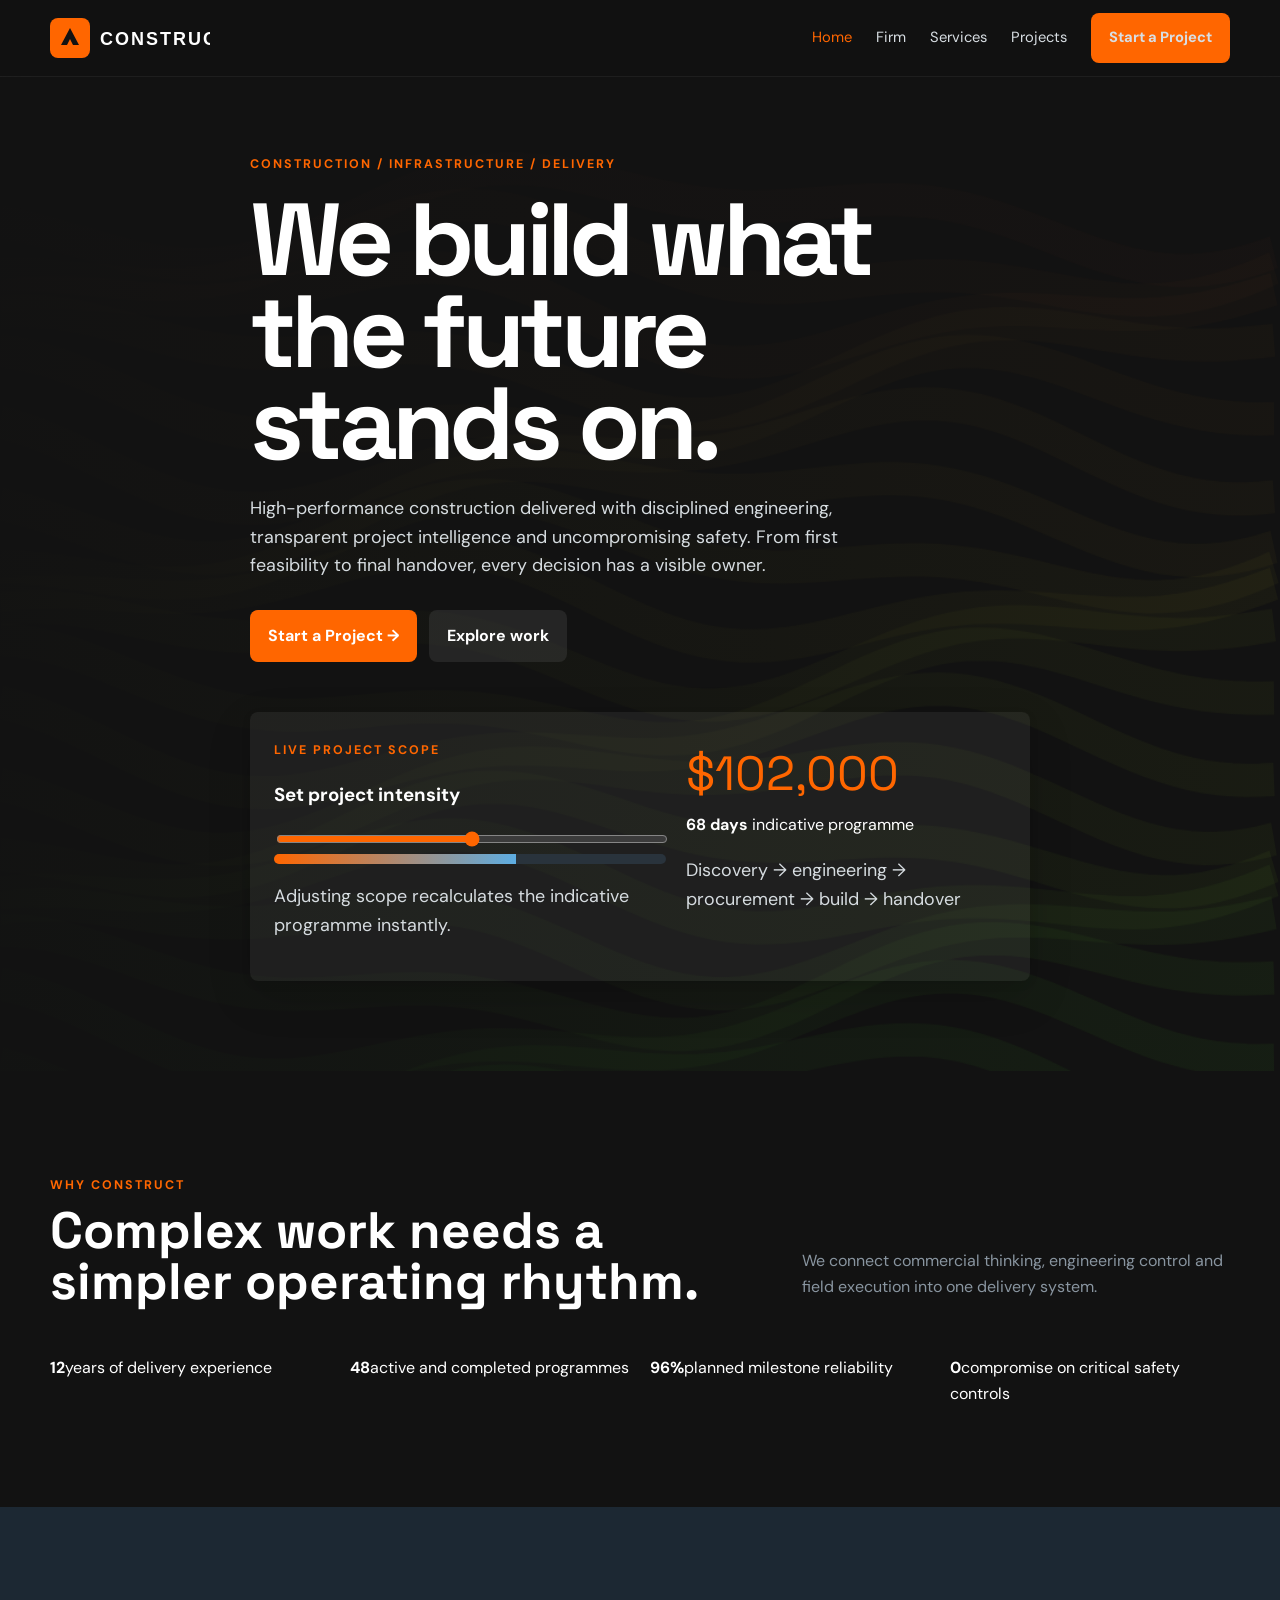
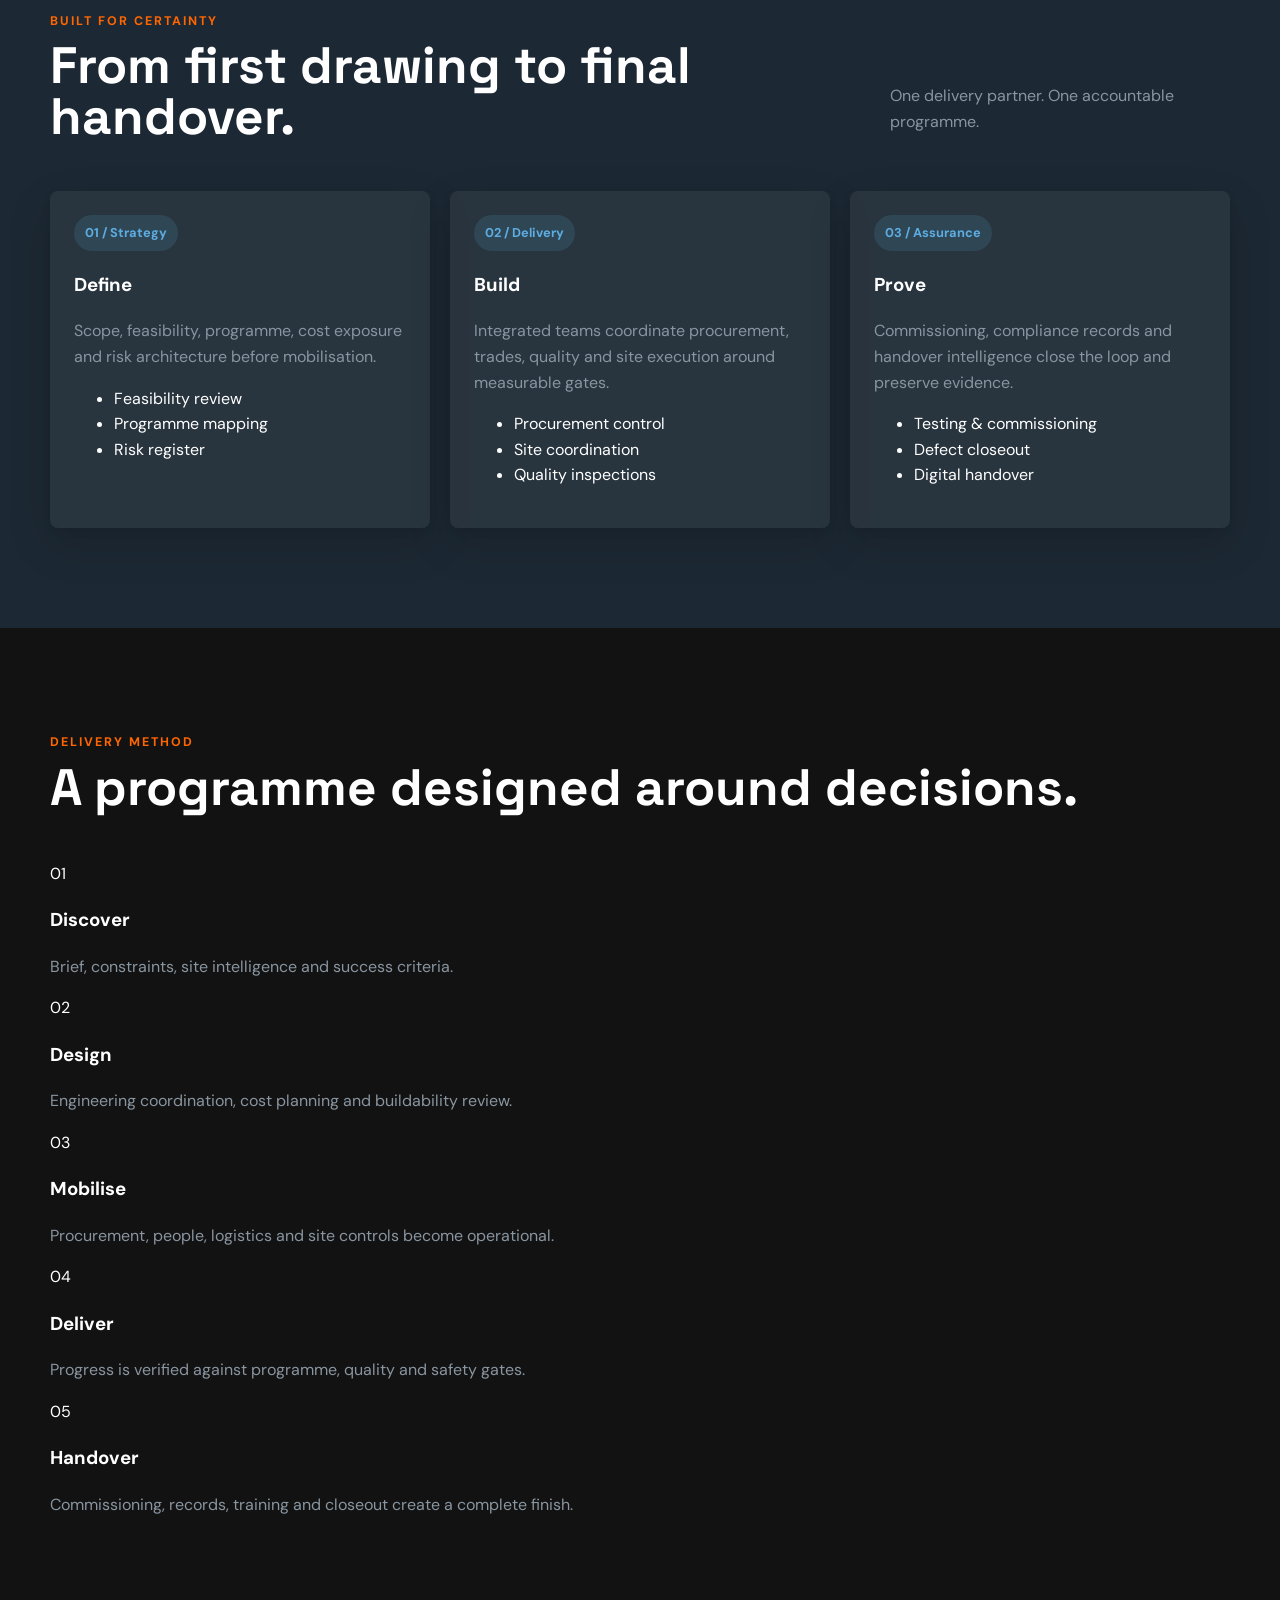
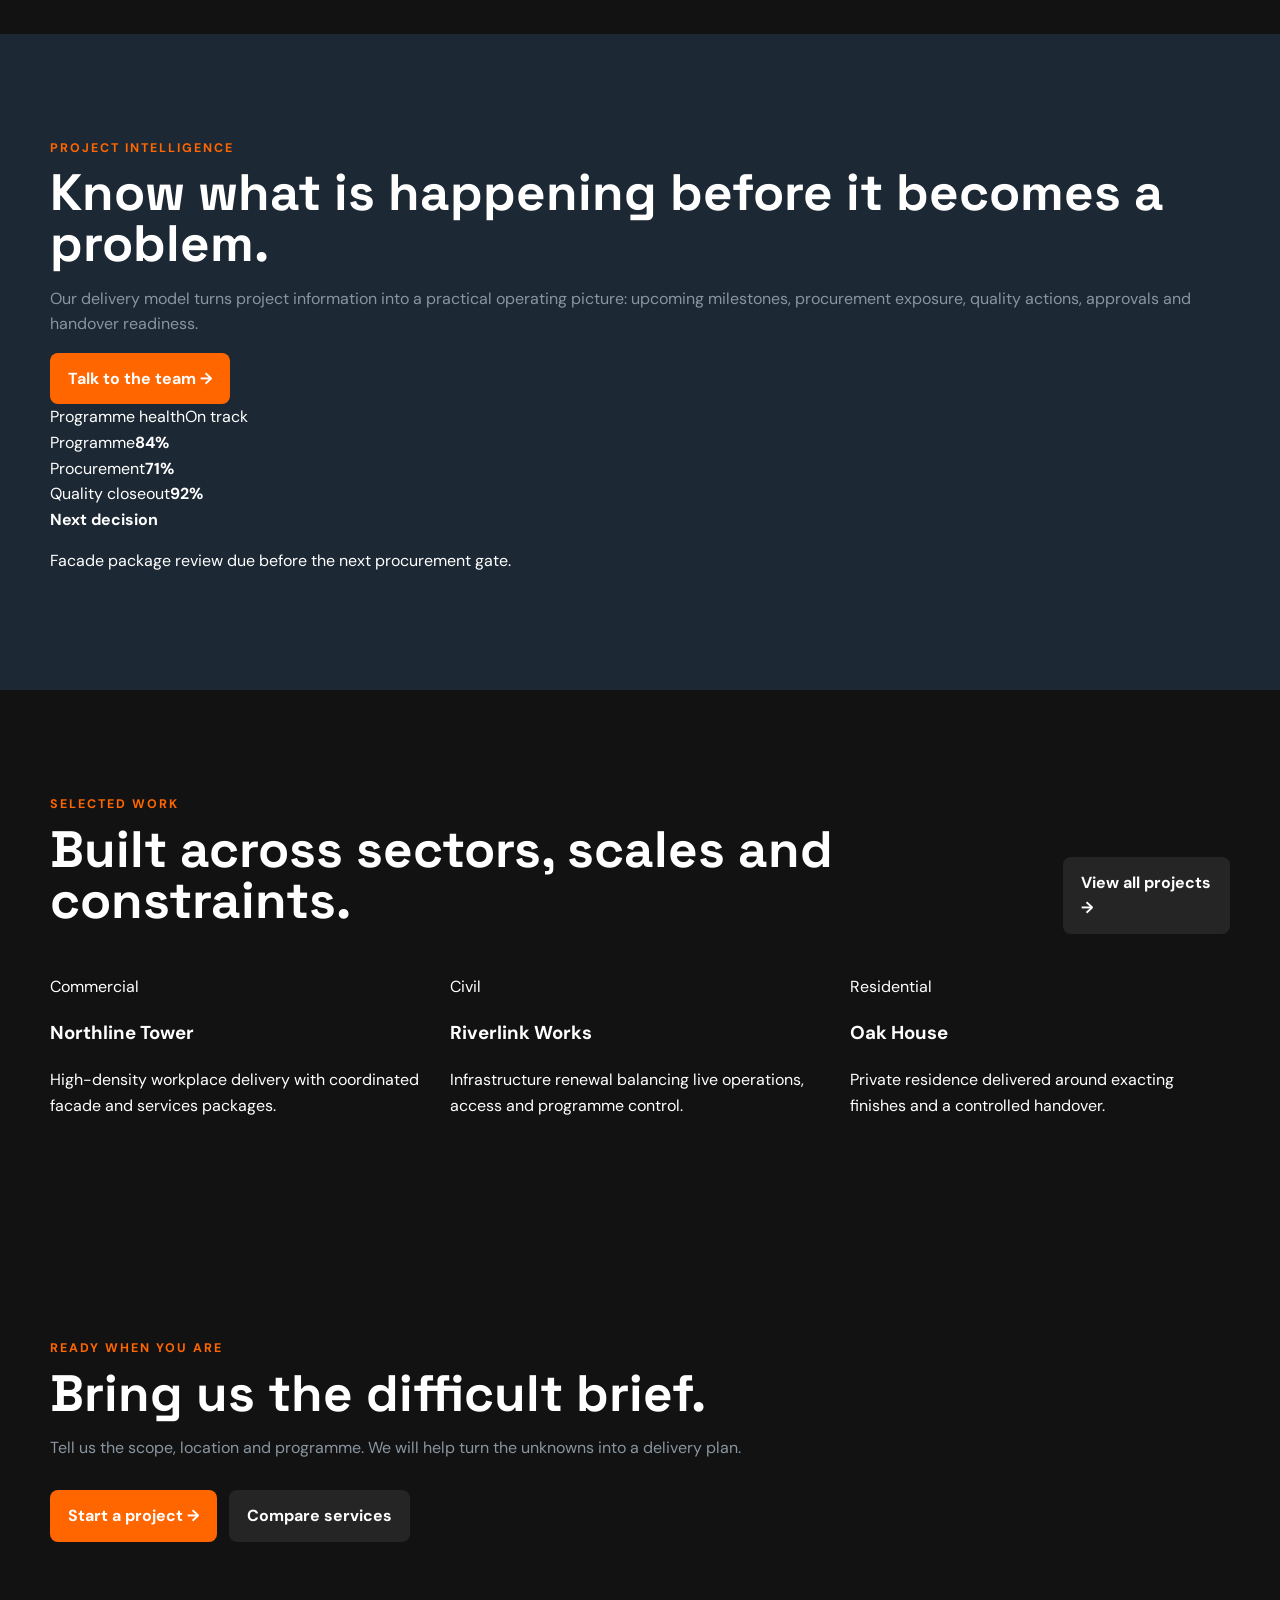
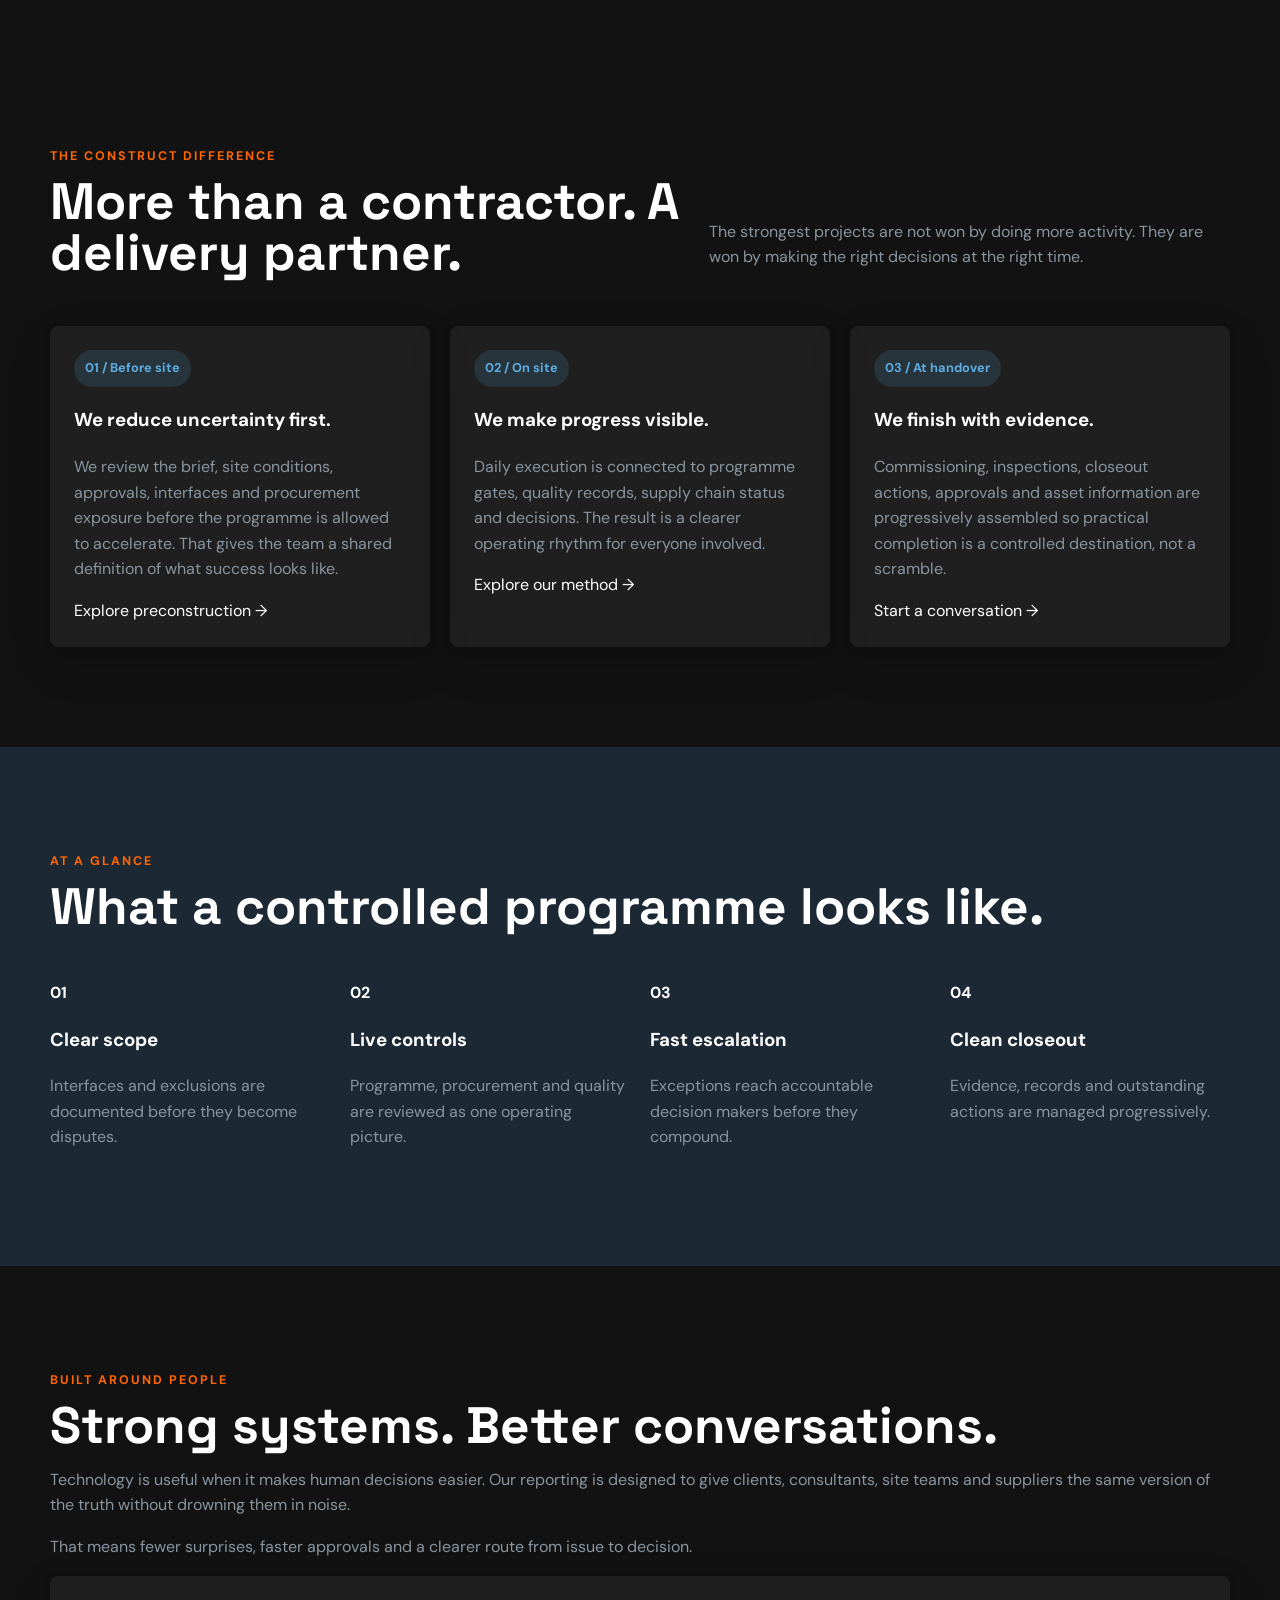
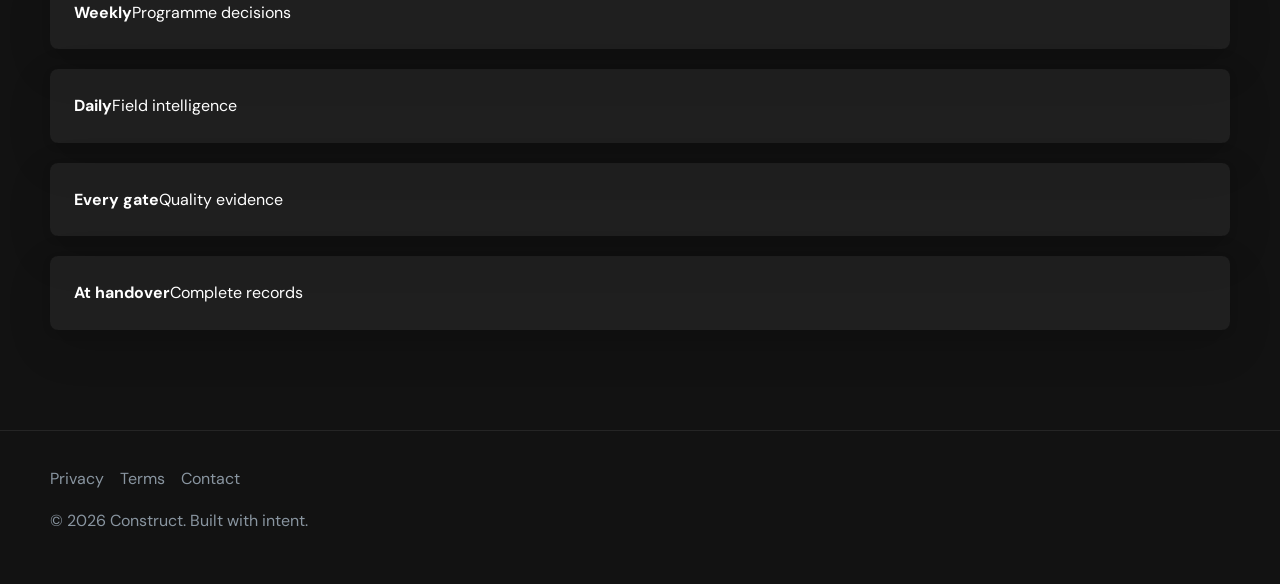
<file: index.html>
<!doctype html>
<html lang="en">
<head><meta charset="utf-8"><meta name="viewport" content="width=device-width,initial-scale=1"><meta name="description" content="Premium construction, infrastructure and development delivery."><title>CONSTRUCT — Built With Intent</title><link rel="stylesheet" href="styles.css"></head>
<body class="home-page">
<header class="site-header"><div class="container nav"><a class="logo" href="index.html"><img src="assets/logo.svg" width="160" height="40" alt="Construct"></a><button class="menu" aria-label="Open menu">☰</button><nav class="nav-links"><a class="active" href="index.html">Home</a><a href="about.html">Firm</a><a href="services.html">Services</a><a href="portfolio.html">Projects</a><a href="contact.html" class="btn btn-primary">Start a Project</a></nav></div></header>
<main>
<section class="hero"><canvas id="waterfall" aria-hidden="true"></canvas><div class="container hero-content"><span class="eyebrow">Construction / Infrastructure / Delivery</span><h1>We build what the future stands on.</h1><p>High-performance construction delivered with disciplined engineering, transparent project intelligence and uncompromising safety. From first feasibility to final handover, every decision has a visible owner.</p><div class="actions"><a class="btn btn-primary" href="contact.html">Start a Project →</a><a class="btn btn-ghost" href="portfolio.html">Explore work</a></div><div class="scope card"><div><span class="eyebrow">Live project scope</span><h3>Set project intensity</h3><input class="range" type="range" min="10" max="100" value="55" data-scope-range aria-label="Project intensity"><div class="phase-bar"><span data-scope-bar></span></div><p class="muted">Adjusting scope recalculates the indicative programme instantly.</p></div><div><div class="scope-output" data-scope-output>$102,000</div><div><strong data-scope-days>68 days</strong> indicative programme</div><p class="muted">Discovery → engineering → procurement → build → handover</p></div></div></div></section>

<section class="section"><div class="container"><div class="section-head"><div><span class="eyebrow">Why Construct</span><h2>Complex work needs a simpler operating rhythm.</h2></div><p class="muted">We connect commercial thinking, engineering control and field execution into one delivery system.</p></div><div class="grid grid-4 stat-grid"><article class="stat-card"><strong data-counter="12">12</strong><span>years of delivery experience</span></article><article class="stat-card"><strong data-counter="48">48</strong><span>active and completed programmes</span></article><article class="stat-card"><strong data-counter="96">96%</strong><span>planned milestone reliability</span></article><article class="stat-card"><strong data-counter="0">0</strong><span>compromise on critical safety controls</span></article></div></div></section>

<section class="section charcoal"><div class="container"><div class="section-head"><div><span class="eyebrow">Built for certainty</span><h2>From first drawing to final handover.</h2></div><p class="muted">One delivery partner. One accountable programme.</p></div><div class="grid grid-3"><article class="card feature-card"><span class="badge">01 / Strategy</span><h3>Define</h3><p class="muted">Scope, feasibility, programme, cost exposure and risk architecture before mobilisation.</p><ul class="check-list"><li>Feasibility review</li><li>Programme mapping</li><li>Risk register</li></ul></article><article class="card feature-card"><span class="badge">02 / Delivery</span><h3>Build</h3><p class="muted">Integrated teams coordinate procurement, trades, quality and site execution around measurable gates.</p><ul class="check-list"><li>Procurement control</li><li>Site coordination</li><li>Quality inspections</li></ul></article><article class="card feature-card"><span class="badge">03 / Assurance</span><h3>Prove</h3><p class="muted">Commissioning, compliance records and handover intelligence close the loop and preserve evidence.</p><ul class="check-list"><li>Testing & commissioning</li><li>Defect closeout</li><li>Digital handover</li></ul></article></div></div></section>

<section class="section"><div class="container"><div class="section-head"><div><span class="eyebrow">Delivery method</span><h2>A programme designed around decisions.</h2></div></div><div class="process-line"><article><span>01</span><h3>Discover</h3><p class="muted">Brief, constraints, site intelligence and success criteria.</p></article><article><span>02</span><h3>Design</h3><p class="muted">Engineering coordination, cost planning and buildability review.</p></article><article><span>03</span><h3>Mobilise</h3><p class="muted">Procurement, people, logistics and site controls become operational.</p></article><article><span>04</span><h3>Deliver</h3><p class="muted">Progress is verified against programme, quality and safety gates.</p></article><article><span>05</span><h3>Handover</h3><p class="muted">Commissioning, records, training and closeout create a complete finish.</p></article></div></div></section>

<section class="section charcoal"><div class="container split-feature"><div><span class="eyebrow">Project intelligence</span><h2>Know what is happening before it becomes a problem.</h2><p class="muted">Our delivery model turns project information into a practical operating picture: upcoming milestones, procurement exposure, quality actions, approvals and handover readiness.</p><a class="btn btn-primary" href="contact.html">Talk to the team →</a></div><div class="intelligence-card"><div class="intel-top"><span>Programme health</span><span class="status">On track</span></div><div class="intel-row"><span>Programme</span><strong>84%</strong></div><div class="mini-bar"><span style="width:84%"></span></div><div class="intel-row"><span>Procurement</span><strong>71%</strong></div><div class="mini-bar"><span style="width:71%"></span></div><div class="intel-row"><span>Quality closeout</span><strong>92%</strong></div><div class="mini-bar"><span style="width:92%"></span></div><div class="intel-alert"><strong>Next decision</strong><p>Facade package review due before the next procurement gate.</p></div></div></div></section>

<section class="section"><div class="container"><div class="section-head"><div><span class="eyebrow">Selected work</span><h2>Built across sectors, scales and constraints.</h2></div><a class="btn btn-ghost dark-btn" href="portfolio.html">View all projects →</a></div><div class="grid grid-3 image-cards"><a class="image-card" href="portfolio.html"><div class="artwork-block tower-art" role="img" aria-label="Modern commercial tower"></div><div><span>Commercial</span><h3>Northline Tower</h3><p>High-density workplace delivery with coordinated facade and services packages.</p></div></a><a class="image-card" href="portfolio.html"><div class="artwork-block infrastructure-art" role="img" aria-label="Construction infrastructure site"></div><div><span>Civil</span><h3>Riverlink Works</h3><p>Infrastructure renewal balancing live operations, access and programme control.</p></div></a><a class="image-card" href="portfolio.html"><div class="artwork-block residence-art" role="img" aria-label="Contemporary residential interior"></div><div><span>Residential</span><h3>Oak House</h3><p>Private residence delivered around exacting finishes and a controlled handover.</p></div></a></div></div></section>

<section class="section cta-section"><div class="container cta-card"><span class="eyebrow">Ready when you are</span><h2>Bring us the difficult brief.</h2><p class="muted">Tell us the scope, location and programme. We will help turn the unknowns into a delivery plan.</p><div class="actions"><a class="btn btn-primary" href="contact.html">Start a project →</a><a class="btn btn-ghost" href="services.html">Compare services</a></div></div></section>

<section class="section"><div class="container"><div class="section-head"><div><span class="eyebrow">The Construct difference</span><h2>More than a contractor. A delivery partner.</h2></div><p class="muted">The strongest projects are not won by doing more activity. They are won by making the right decisions at the right time.</p></div><div class="grid grid-3 narrative-grid"><article class="card narrative-card"><span class="badge">01 / Before site</span><h3>We reduce uncertainty first.</h3><p class="muted">We review the brief, site conditions, approvals, interfaces and procurement exposure before the programme is allowed to accelerate. That gives the team a shared definition of what success looks like.</p><a href="services.html" class="text-button">Explore preconstruction →</a></article><article class="card narrative-card"><span class="badge">02 / On site</span><h3>We make progress visible.</h3><p class="muted">Daily execution is connected to programme gates, quality records, supply chain status and decisions. The result is a clearer operating rhythm for everyone involved.</p><a href="services.html" class="text-button">Explore our method →</a></article><article class="card narrative-card"><span class="badge">03 / At handover</span><h3>We finish with evidence.</h3><p class="muted">Commissioning, inspections, closeout actions, approvals and asset information are progressively assembled so practical completion is a controlled destination, not a scramble.</p><a href="contact.html" class="text-button">Start a conversation →</a></article></div></div></section>
<section class="section charcoal"><div class="container"><div class="section-head"><div><span class="eyebrow">At a glance</span><h2>What a controlled programme looks like.</h2></div></div><div class="grid grid-4 metric-story"><div><strong>01</strong><h3>Clear scope</h3><p class="muted">Interfaces and exclusions are documented before they become disputes.</p></div><div><strong>02</strong><h3>Live controls</h3><p class="muted">Programme, procurement and quality are reviewed as one operating picture.</p></div><div><strong>03</strong><h3>Fast escalation</h3><p class="muted">Exceptions reach accountable decision makers before they compound.</p></div><div><strong>04</strong><h3>Clean closeout</h3><p class="muted">Evidence, records and outstanding actions are managed progressively.</p></div></div></div></section>
<section class="section"><div class="container split-feature image-feature"><div class="feature-image"><div class="artwork-block infrastructure-art" role="img" aria-label="Construction team working on a building"></div></div><div><span class="eyebrow">Built around people</span><h2>Strong systems. Better conversations.</h2><p class="muted">Technology is useful when it makes human decisions easier. Our reporting is designed to give clients, consultants, site teams and suppliers the same version of the truth without drowning them in noise.</p><p class="muted">That means fewer surprises, faster approvals and a clearer route from issue to decision.</p><div class="grid grid-2 mini-values"><div class="card"><strong>Weekly</strong><span>Programme decisions</span></div><div class="card"><strong>Daily</strong><span>Field intelligence</span></div><div class="card"><strong>Every gate</strong><span>Quality evidence</span></div><div class="card"><strong>At handover</strong><span>Complete records</span></div></div></div></div></section>
</main>
<footer><div class="container"><div class="footer-links"><a href="privacy-policy.html">Privacy</a><a href="terms-of-service.html">Terms</a><a href="contact.html">Contact</a></div><p>© 2026 Construct. Built with intent.</p></div></footer><script src="script.js"></script></body></html>
</file>
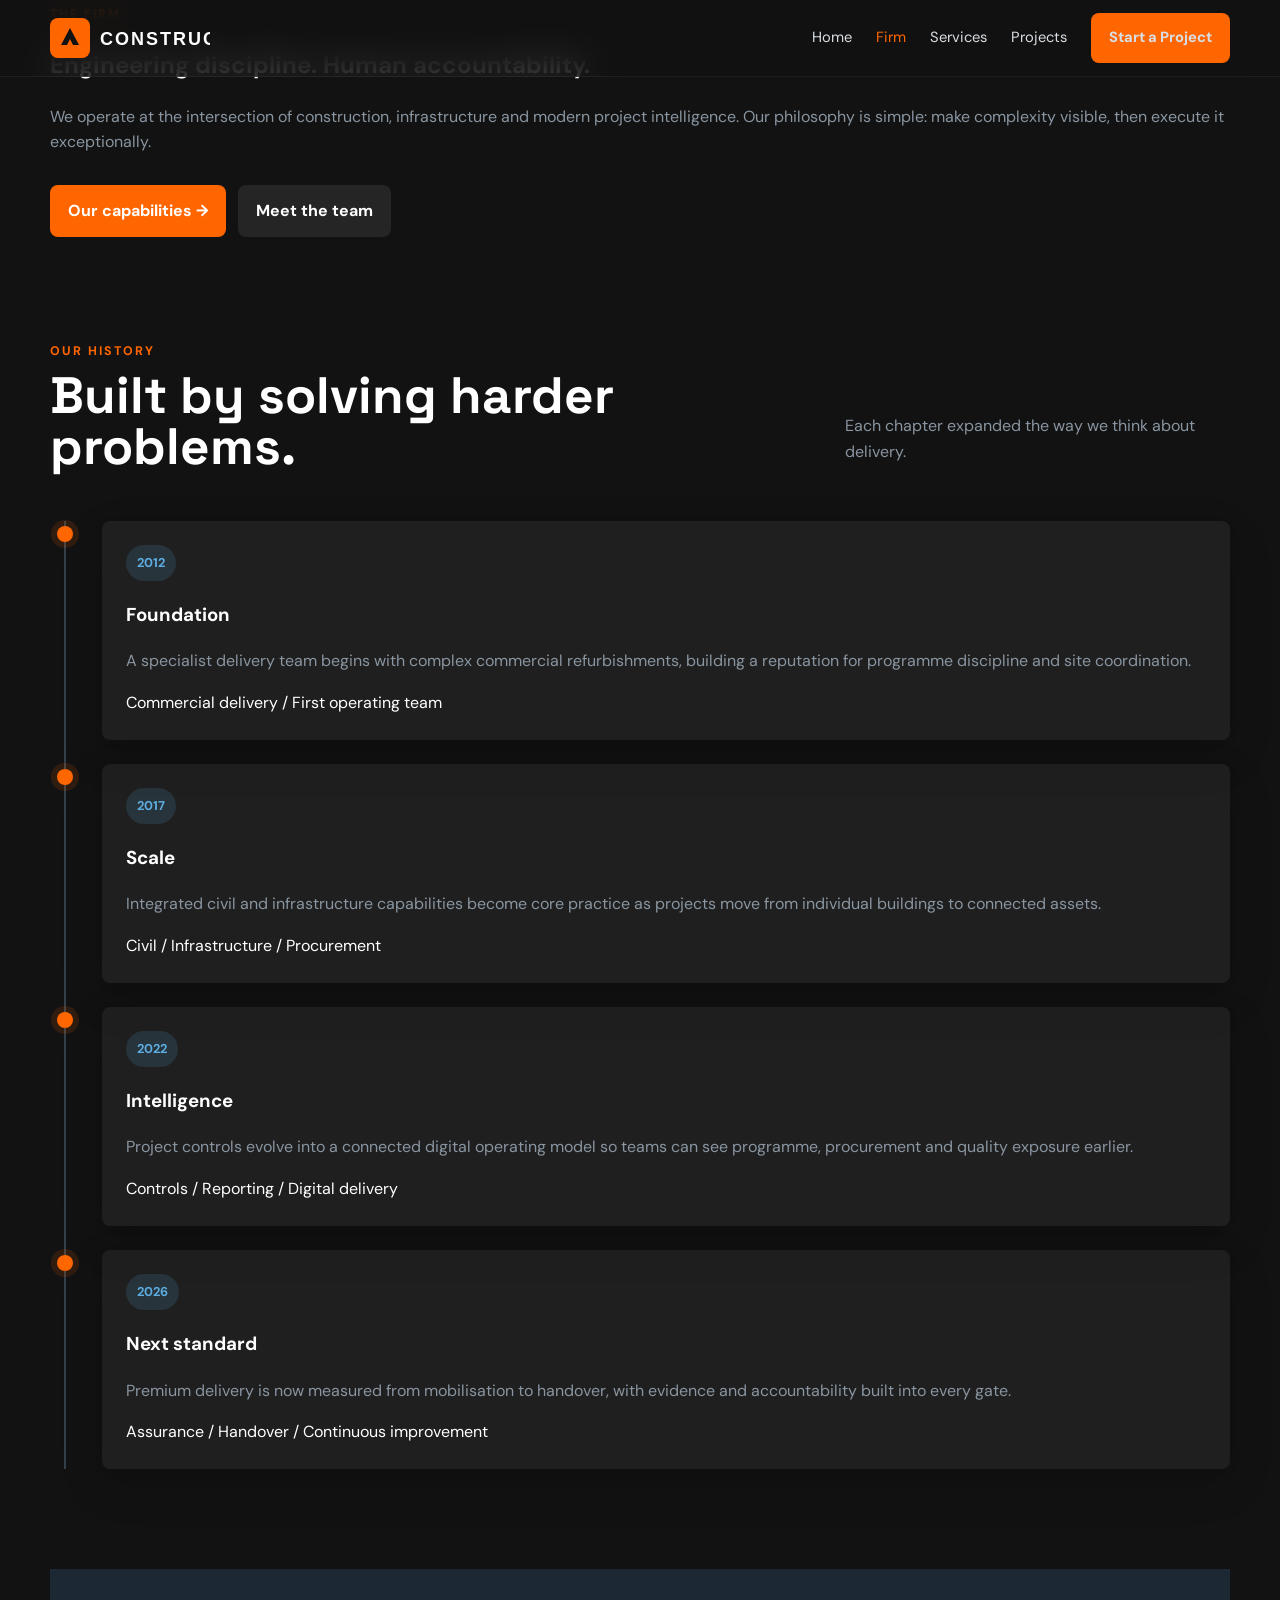
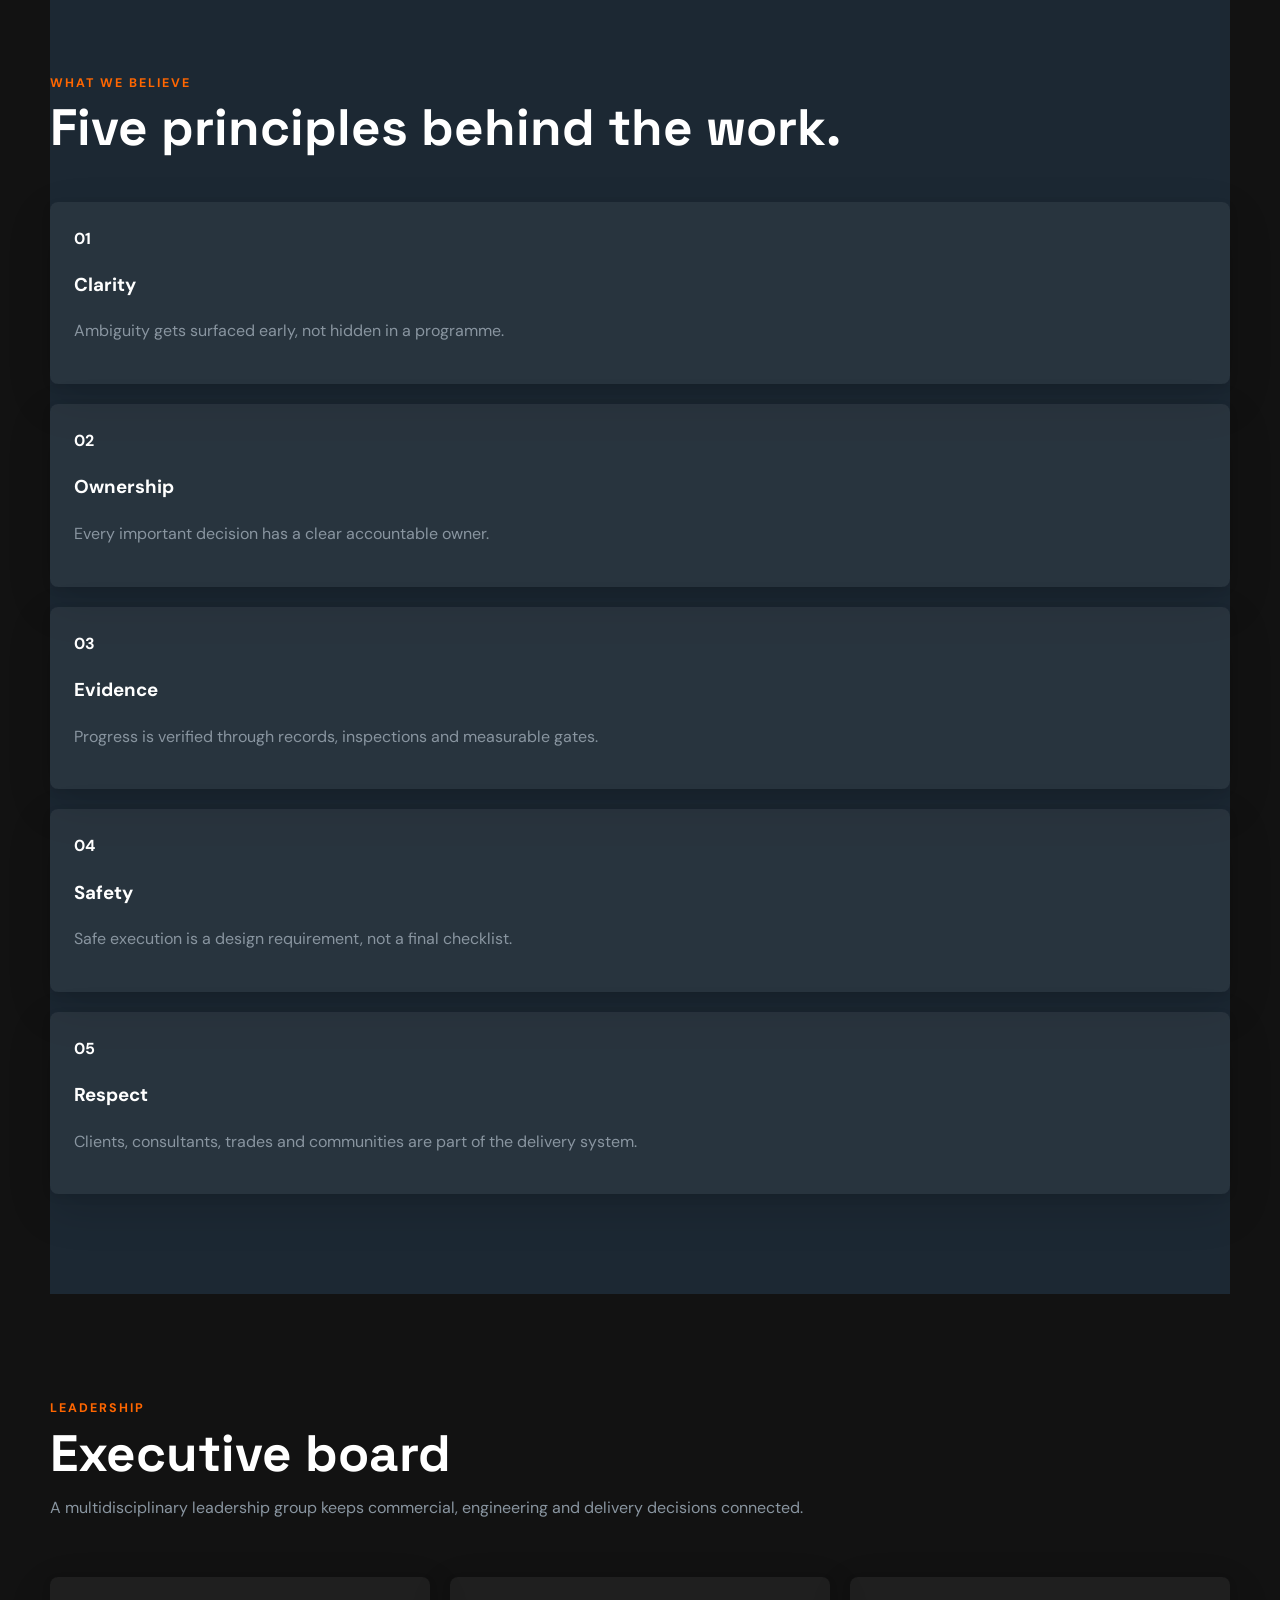
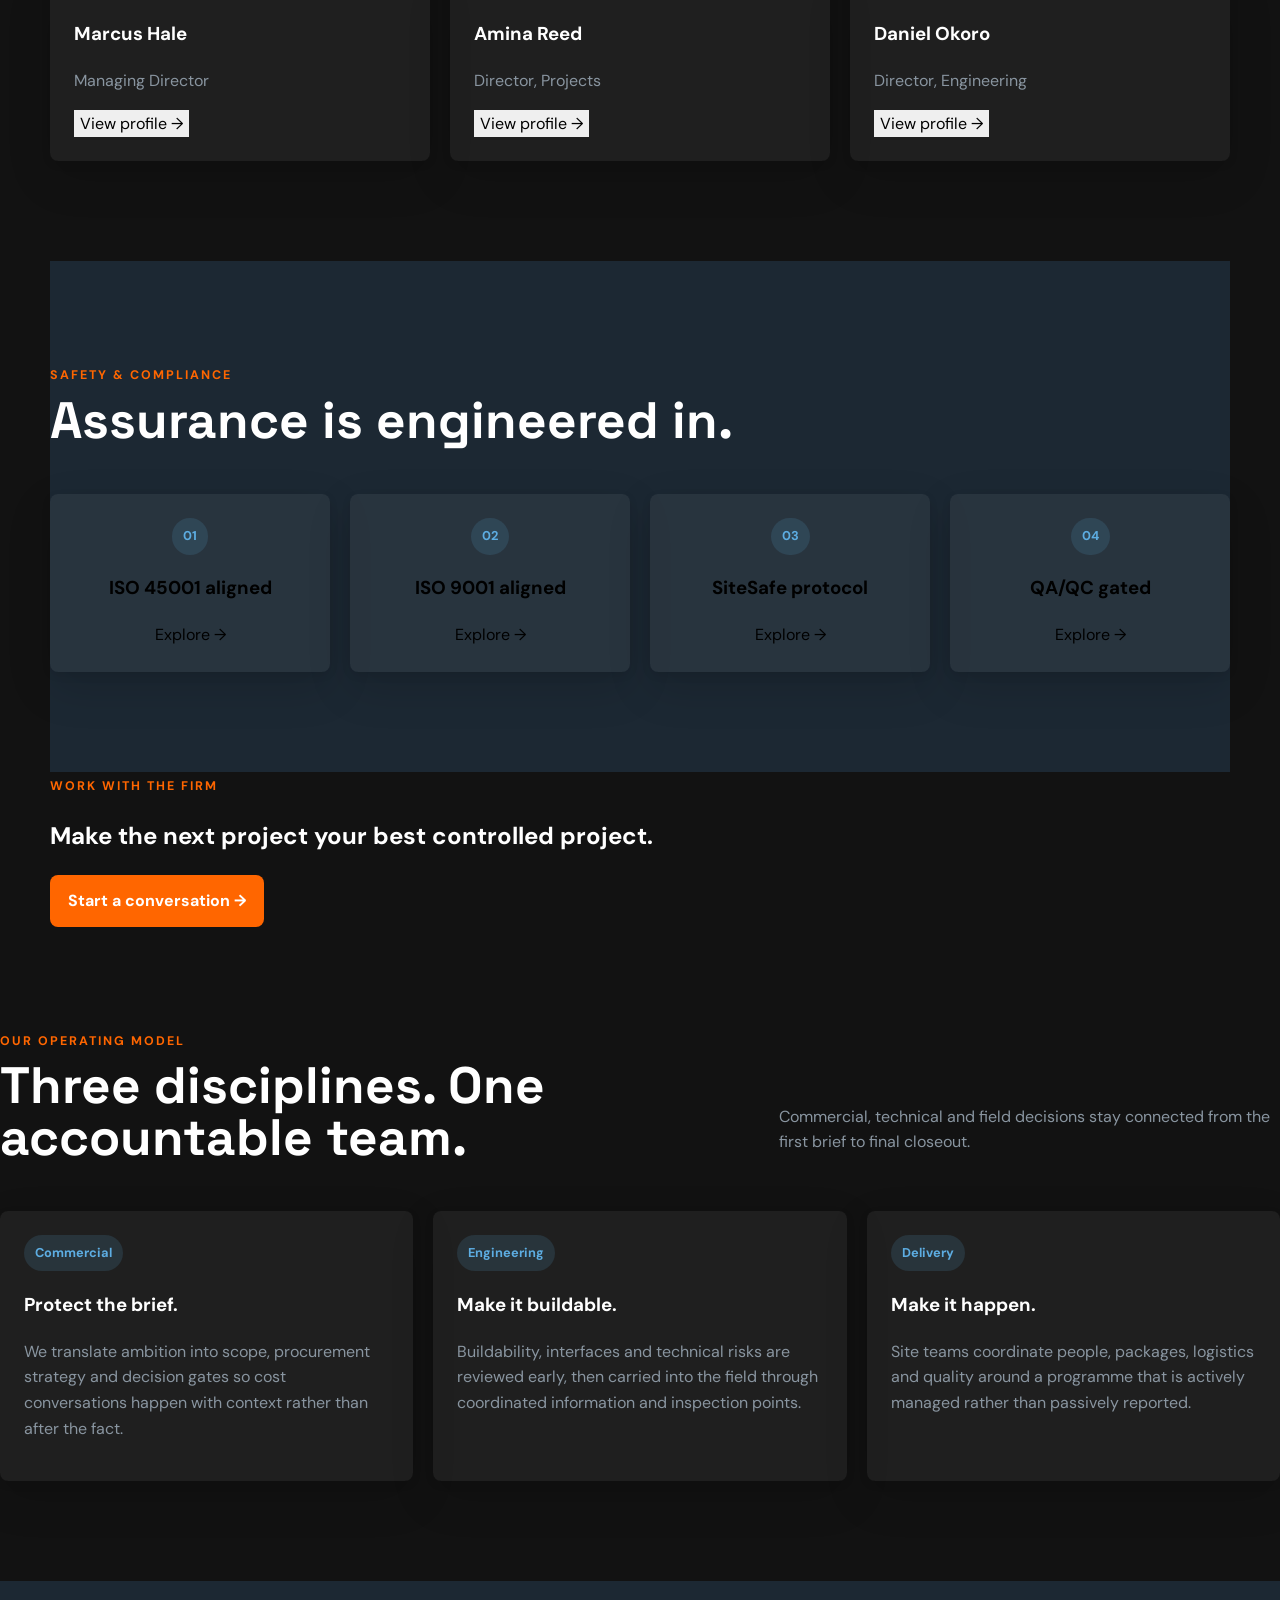
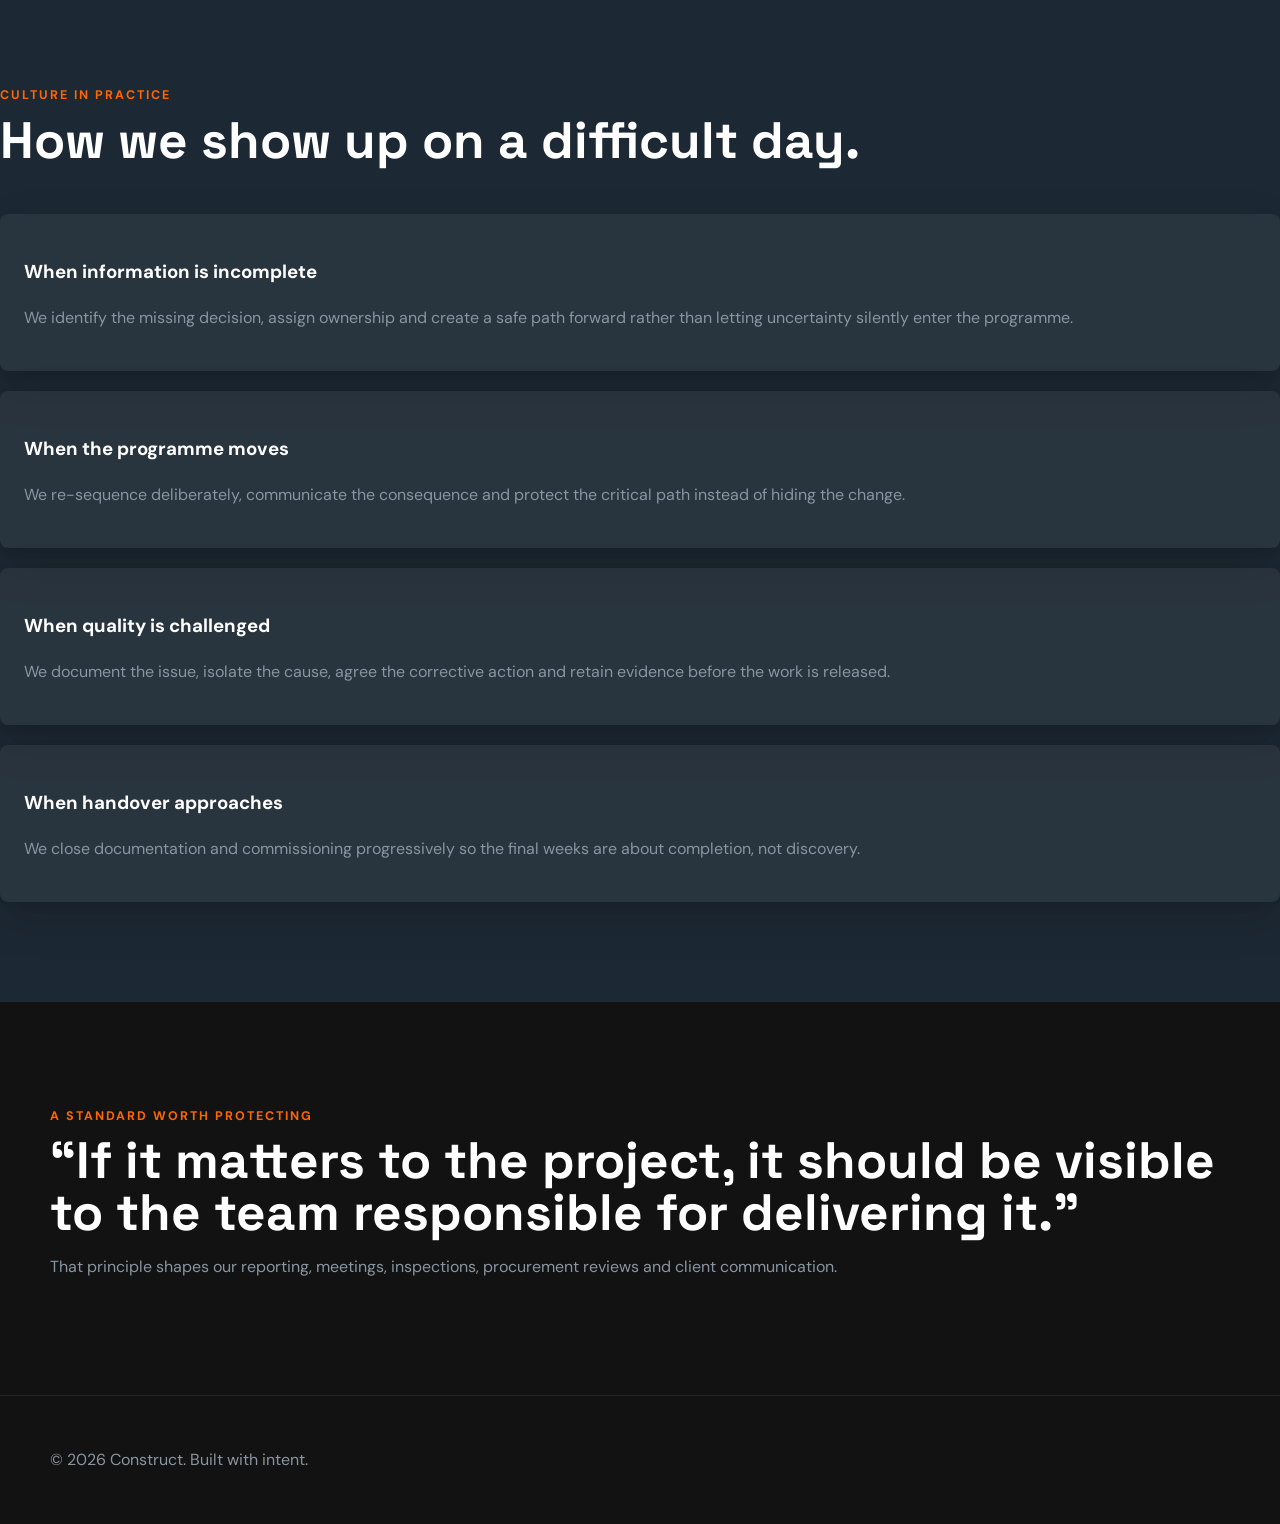
<file: about.html>
<!doctype html>
<html lang="en"><head><meta charset="utf-8"><meta name="viewport" content="width=device-width,initial-scale=1"><title>Firm — CONSTRUCT</title><link rel="stylesheet" href="styles.css"></head>
<body class="about-page dark"><header class="site-header"><div class="container nav"><a class="logo" href="index.html"><img src="assets/logo.svg" width="160" height="40" alt="Construct"></a><button class="menu" aria-label="Open menu">☰</button><nav class="nav-links"><a href="index.html">Home</a><a class="active" href="about.html">Firm</a><a href="services.html">Services</a><a href="portfolio.html">Projects</a><a href="contact.html" class="btn btn-primary">Start a Project</a></nav></div></header>
<main class="about-page"><div class="container">
<section class="about-hero"><div><span class="eyebrow">The firm</span><h1>Engineering discipline. Human accountability.</h1><p class="muted lead">We operate at the intersection of construction, infrastructure and modern project intelligence. Our philosophy is simple: make complexity visible, then execute it exceptionally.</p><div class="actions"><a class="btn btn-primary" href="services.html">Our capabilities →</a><a class="btn btn-ghost" href="contact.html">Meet the team</a></div></div><div class="about-hero-image"><div class="artwork-block infrastructure-art" role="img" aria-label="Architectural construction detail"></div></div></section>

<section class="section"><div class="section-head"><div><span class="eyebrow">Our history</span><h2>Built by solving harder problems.</h2></div><p class="muted">Each chapter expanded the way we think about delivery.</p></div><div class="timeline"><div class="timeline-item"><i class="timeline-dot"></i><div class="card"><span class="badge">2012</span><h3>Foundation</h3><p class="muted">A specialist delivery team begins with complex commercial refurbishments, building a reputation for programme discipline and site coordination.</p><div class="timeline-meta">Commercial delivery / First operating team</div></div></div><div class="timeline-item"><i class="timeline-dot"></i><div class="card"><span class="badge">2017</span><h3>Scale</h3><p class="muted">Integrated civil and infrastructure capabilities become core practice as projects move from individual buildings to connected assets.</p><div class="timeline-meta">Civil / Infrastructure / Procurement</div></div></div><div class="timeline-item"><i class="timeline-dot"></i><div class="card"><span class="badge">2022</span><h3>Intelligence</h3><p class="muted">Project controls evolve into a connected digital operating model so teams can see programme, procurement and quality exposure earlier.</p><div class="timeline-meta">Controls / Reporting / Digital delivery</div></div></div><div class="timeline-item"><i class="timeline-dot"></i><div class="card"><span class="badge">2026</span><h3>Next standard</h3><p class="muted">Premium delivery is now measured from mobilisation to handover, with evidence and accountability built into every gate.</p><div class="timeline-meta">Assurance / Handover / Continuous improvement</div></div></div></div></section>

<section class="section charcoal"><div class="section-head"><div><span class="eyebrow">What we believe</span><h2>Five principles behind the work.</h2></div></div><div class="grid grid-5 values-grid"><article class="card"><strong>01</strong><h3>Clarity</h3><p class="muted">Ambiguity gets surfaced early, not hidden in a programme.</p></article><article class="card"><strong>02</strong><h3>Ownership</h3><p class="muted">Every important decision has a clear accountable owner.</p></article><article class="card"><strong>03</strong><h3>Evidence</h3><p class="muted">Progress is verified through records, inspections and measurable gates.</p></article><article class="card"><strong>04</strong><h3>Safety</h3><p class="muted">Safe execution is a design requirement, not a final checklist.</p></article><article class="card"><strong>05</strong><h3>Respect</h3><p class="muted">Clients, consultants, trades and communities are part of the delivery system.</p></article></div></section>

<section class="section"><div class="section-head"><div><span class="eyebrow">Leadership</span><h2>Executive board</h2><p class="muted">A multidisciplinary leadership group keeps commercial, engineering and delivery decisions connected.</p></div></div><div class="grid grid-3 people"><article class="card person-card"><div class="artwork-block person-art" role="img" aria-label="Executive portrait"></div><div class="person-copy"><h3>Marcus Hale</h3><p class="muted">Managing Director</p><button class="text-button" data-person="Marcus Hale|Managing Director|Leads commercial strategy, client relationships and long-range delivery standards.">View profile →</button></div></article><article class="card person-card"><div class="artwork-block person-art" role="img" aria-label="Executive portrait"></div><div class="person-copy"><h3>Amina Reed</h3><p class="muted">Director, Projects</p><button class="text-button" data-person="Amina Reed|Director, Projects|Leads integrated programmes, project controls and delivery assurance across active work.">View profile →</button></div></article><article class="card person-card"><div class="artwork-block person-art" role="img" aria-label="Executive portrait"></div><div class="person-copy"><h3>Daniel Okoro</h3><p class="muted">Director, Engineering</p><button class="text-button" data-person="Daniel Okoro|Director, Engineering|Leads engineering coordination, buildability reviews, technical quality and commissioning strategy.">View profile →</button></div></article></div></section>

<section class="section charcoal"><div class="section-head"><div><span class="eyebrow">Safety & compliance</span><h2>Assurance is engineered in.</h2></div></div><div class="grid grid-4 compliance-grid"><button class="card compliance-card" data-compliance="ISO 45001 aligned|A structured occupational health and safety approach supporting risk identification, controls and continual improvement."><span class="badge">01</span><h3>ISO 45001 aligned</h3><span>Explore →</span></button><button class="card compliance-card" data-compliance="ISO 9001 aligned|Quality planning, inspection records, non-conformance control and closeout evidence are embedded into delivery."><span class="badge">02</span><h3>ISO 9001 aligned</h3><span>Explore →</span></button><button class="card compliance-card" data-compliance="SiteSafe protocol|Site teams use structured inductions, task controls, reporting and escalation practices."><span class="badge">03</span><h3>SiteSafe protocol</h3><span>Explore →</span></button><button class="card compliance-card" data-compliance="QA/QC gated|Work packages pass defined inspection and evidence gates before they move forward."><span class="badge">04</span><h3>QA/QC gated</h3><span>Explore →</span></button></div></section>

<section class="cta-band"><div><span class="eyebrow">Work with the firm</span><h2>Make the next project your best controlled project.</h2></div><a class="btn btn-primary" href="contact.html">Start a conversation →</a></section>
</div>
<section class="section"><div class="section-head"><div><span class="eyebrow">Our operating model</span><h2>Three disciplines. One accountable team.</h2></div><p class="muted">Commercial, technical and field decisions stay connected from the first brief to final closeout.</p></div><div class="grid grid-3"><article class="card"><span class="badge">Commercial</span><h3>Protect the brief.</h3><p class="muted">We translate ambition into scope, procurement strategy and decision gates so cost conversations happen with context rather than after the fact.</p></article><article class="card"><span class="badge">Engineering</span><h3>Make it buildable.</h3><p class="muted">Buildability, interfaces and technical risks are reviewed early, then carried into the field through coordinated information and inspection points.</p></article><article class="card"><span class="badge">Delivery</span><h3>Make it happen.</h3><p class="muted">Site teams coordinate people, packages, logistics and quality around a programme that is actively managed rather than passively reported.</p></article></div></section>
<section class="section charcoal"><div class="section-head"><div><span class="eyebrow">Culture in practice</span><h2>How we show up on a difficult day.</h2></div></div><div class="grid grid-2"><div class="card"><h3>When information is incomplete</h3><p class="muted">We identify the missing decision, assign ownership and create a safe path forward rather than letting uncertainty silently enter the programme.</p></div><div class="card"><h3>When the programme moves</h3><p class="muted">We re-sequence deliberately, communicate the consequence and protect the critical path instead of hiding the change.</p></div><div class="card"><h3>When quality is challenged</h3><p class="muted">We document the issue, isolate the cause, agree the corrective action and retain evidence before the work is released.</p></div><div class="card"><h3>When handover approaches</h3><p class="muted">We close documentation and commissioning progressively so the final weeks are about completion, not discovery.</p></div></div></section>
<section class="section"><div class="container about-quote"><span class="eyebrow">A standard worth protecting</span><h2>“If it matters to the project, it should be visible to the team responsible for delivering it.”</h2><p class="muted">That principle shapes our reporting, meetings, inspections, procurement reviews and client communication.</p></div></section>
</main>
<div class="modal" id="profile-modal"><div class="modal-box"><div class="modal-content"><button class="modal-close" data-close-modal aria-label="Close">×</button><span class="eyebrow">Leadership profile</span><h2 data-person-title></h2><p class="muted" data-person-role></p><p data-person-copy></p></div></div></div>
<div class="modal" id="compliance-modal"><div class="modal-box"><div class="modal-content"><button class="modal-close" data-close-modal aria-label="Close">×</button><span class="eyebrow">Assurance detail</span><h2 data-compliance-title></h2><p data-compliance-copy></p></div></div></div>
<footer><div class="container"><p>© 2026 Construct. Built with intent.</p></div></footer><script src="script.js"></script></body></html>
</file>
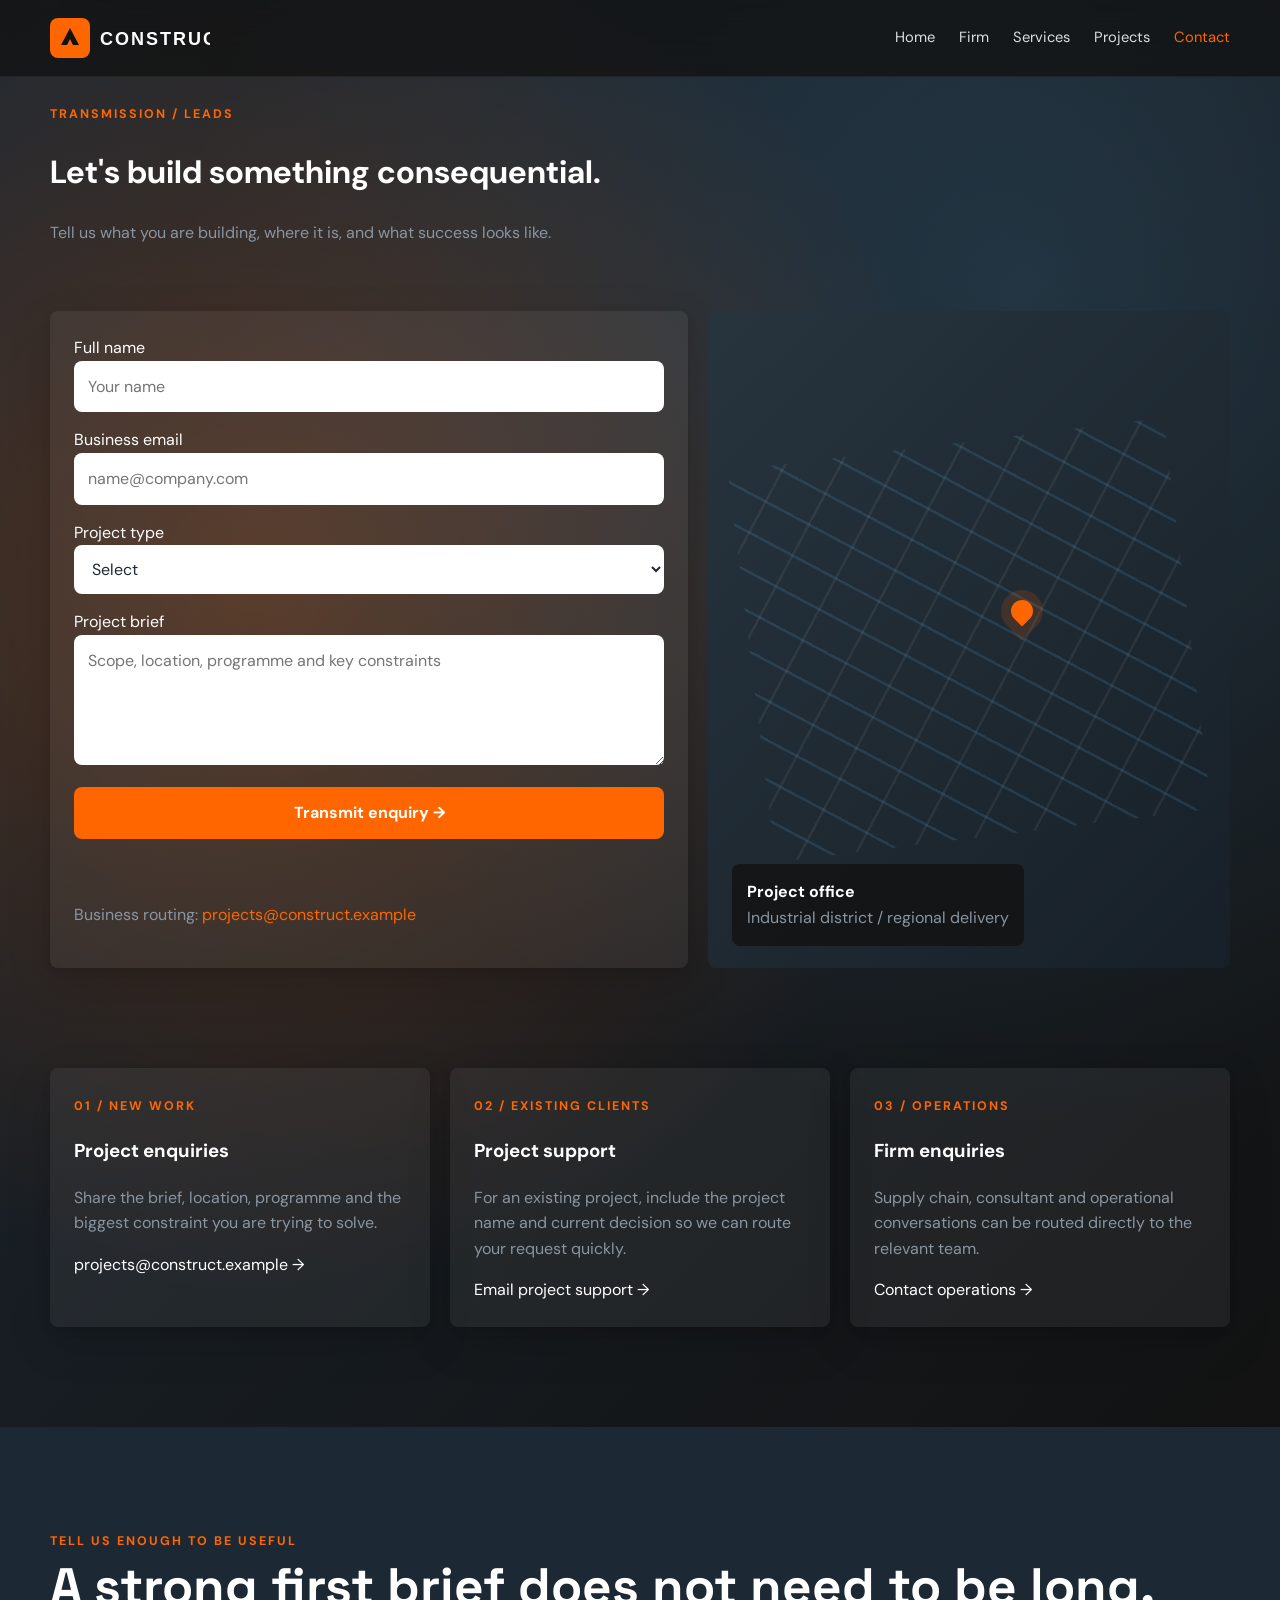
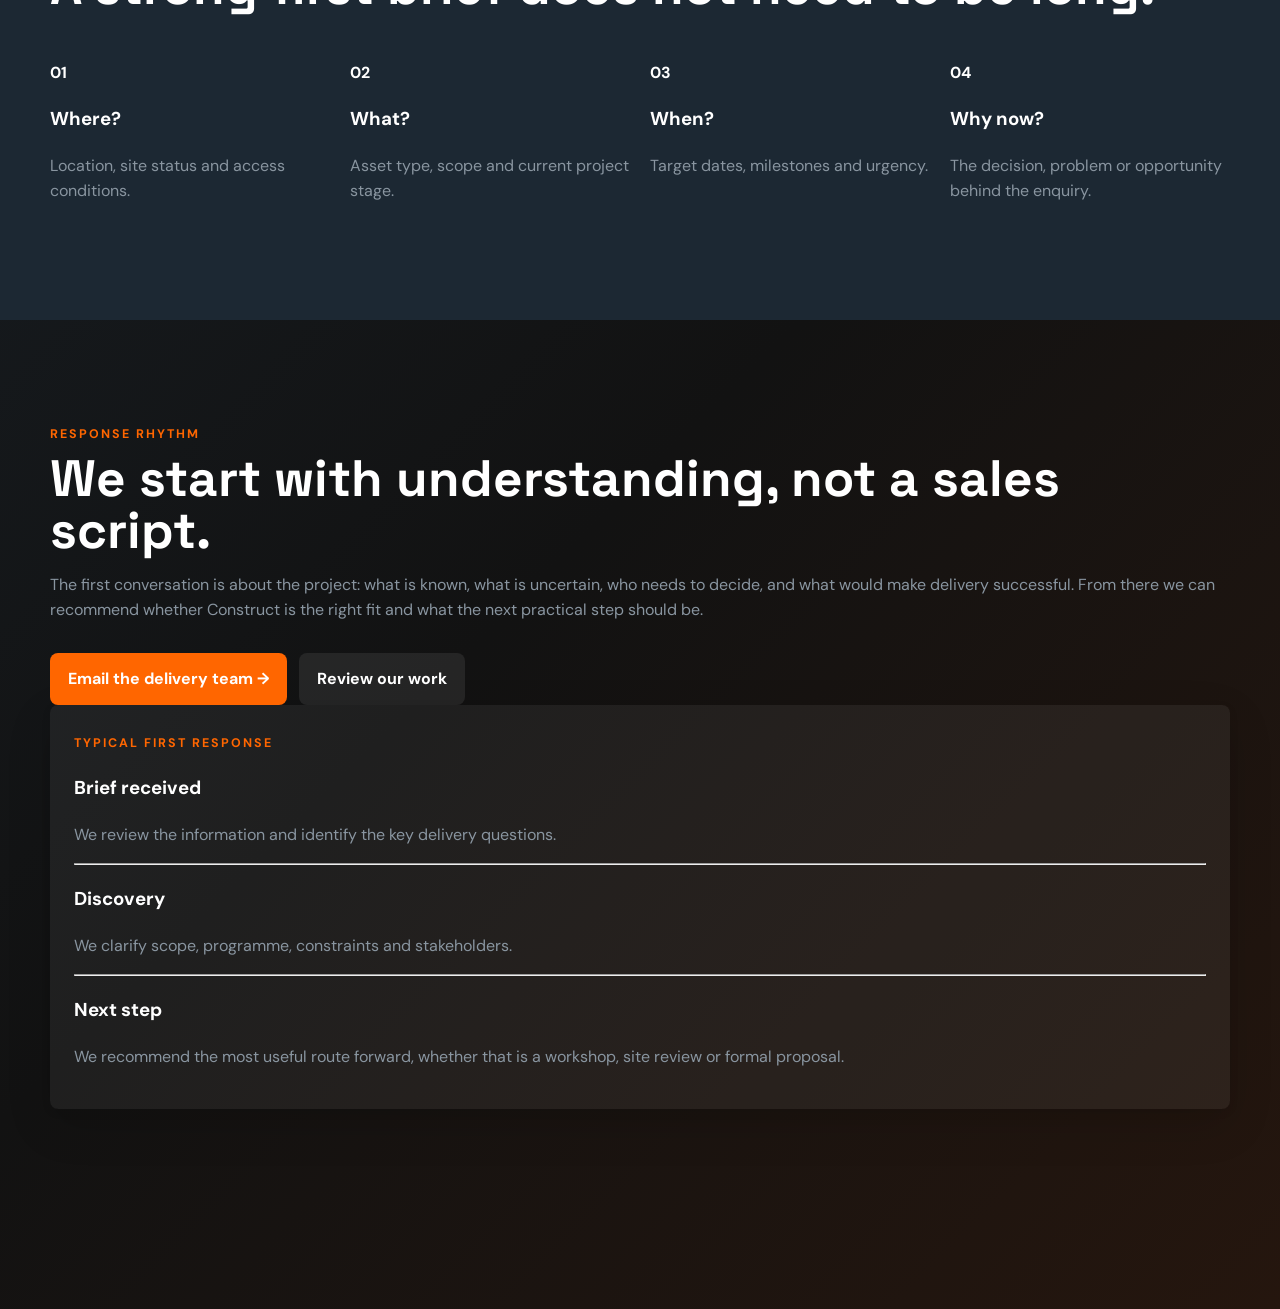
<file: contact.html>
<!doctype html><html lang="en"><head><meta charset="utf-8"><meta name="viewport" content="width=device-width,initial-scale=1"><title>Contact — CONSTRUCT</title><link rel="stylesheet" href="styles.css"></head><body class="contact-page mesh"><header class="site-header"><div class="container nav"><a class="logo" href="index.html"><img src="assets/logo.svg" width="160" height="40" alt="Construct"></a><button class="menu">☰</button><nav class="nav-links"><a href="index.html">Home</a><a href="about.html">Firm</a><a href="services.html">Services</a><a href="portfolio.html">Projects</a><a class="active" href="contact.html">Contact</a></nav></div></header><main class="section"><div class="container"><div class="section-head"><div><span class="eyebrow">Transmission / leads</span><h1>Let's build something consequential.</h1><p class="muted">Tell us what you are building, where it is, and what success looks like.</p></div></div><div class="scope"><div class="card"><form class="form smart-form"><label>Full name<input required name="name" placeholder="Your name"><span class="error"></span></label><label>Business email<input required type="email" name="email" placeholder="name@company.com"><span class="error"></span></label><label>Project type<select required><option value="">Select</option><option>Commercial</option><option>Civil</option><option>Residential</option></select><span class="error"></span></label><label>Project brief<textarea required placeholder="Scope, location, programme and key constraints"></textarea><span class="error"></span></label><button class="btn btn-primary" type="submit">Transmit enquiry →</button><p class="muted" data-form-message></p></form><p class="muted">Business routing: <a href="mailto:projects@construct.example?subject=New%20construction%20enquiry" style="color:var(--orange)">projects@construct.example</a></p></div><div class="map" aria-label="Interactive location map"><div class="pin"></div><div style="position:absolute;left:24px;bottom:22px;background:rgba(18,18,18,.84);padding:15px;border-radius:8px"><strong>Project office</strong><br><span class="muted">Industrial district / regional delivery</span></div></div></div></div><section class="section"><div class="container"><div class="grid grid-3 contact-cards"><article class="card"><span class="eyebrow">01 / New work</span><h3>Project enquiries</h3><p class="muted">Share the brief, location, programme and the biggest constraint you are trying to solve.</p><a class="text-button" href="mailto:projects@construct.example?subject=New%20construction%20enquiry">projects@construct.example →</a></article><article class="card"><span class="eyebrow">02 / Existing clients</span><h3>Project support</h3><p class="muted">For an existing project, include the project name and current decision so we can route your request quickly.</p><a class="text-button" href="mailto:projects@construct.example?subject=Existing%20project%20support">Email project support →</a></article><article class="card"><span class="eyebrow">03 / Operations</span><h3>Firm enquiries</h3><p class="muted">Supply chain, consultant and operational conversations can be routed directly to the relevant team.</p><a class="text-button" href="mailto:projects@construct.example?subject=Operations%20enquiry">Contact operations →</a></article></div></div></section><section class="section charcoal"><div class="container"><div class="section-head"><div><span class="eyebrow">Tell us enough to be useful</span><h2>A strong first brief does not need to be long.</h2></div></div><div class="grid grid-4 brief-guide"><div><strong>01</strong><h3>Where?</h3><p class="muted">Location, site status and access conditions.</p></div><div><strong>02</strong><h3>What?</h3><p class="muted">Asset type, scope and current project stage.</p></div><div><strong>03</strong><h3>When?</h3><p class="muted">Target dates, milestones and urgency.</p></div><div><strong>04</strong><h3>Why now?</h3><p class="muted">The decision, problem or opportunity behind the enquiry.</p></div></div></div></section><section class="section"><div class="container split-feature"><div><span class="eyebrow">Response rhythm</span><h2>We start with understanding, not a sales script.</h2><p class="muted">The first conversation is about the project: what is known, what is uncertain, who needs to decide, and what would make delivery successful. From there we can recommend whether Construct is the right fit and what the next practical step should be.</p><div class="actions"><a class="btn btn-primary" href="mailto:projects@construct.example?subject=Construction%20project%20brief">Email the delivery team →</a><a class="btn btn-ghost" href="portfolio.html">Review our work</a></div></div><div class="card"><span class="eyebrow">Typical first response</span><h3>Brief received</h3><p class="muted">We review the information and identify the key delivery questions.</p><hr><h3>Discovery</h3><p class="muted">We clarify scope, programme, constraints and stakeholders.</p><hr><h3>Next step</h3><p class="muted">We recommend the most useful route forward, whether that is a workshop, site review or formal proposal.</p></div></div></section></main><script src="script.js"></script></body></html>
</file>
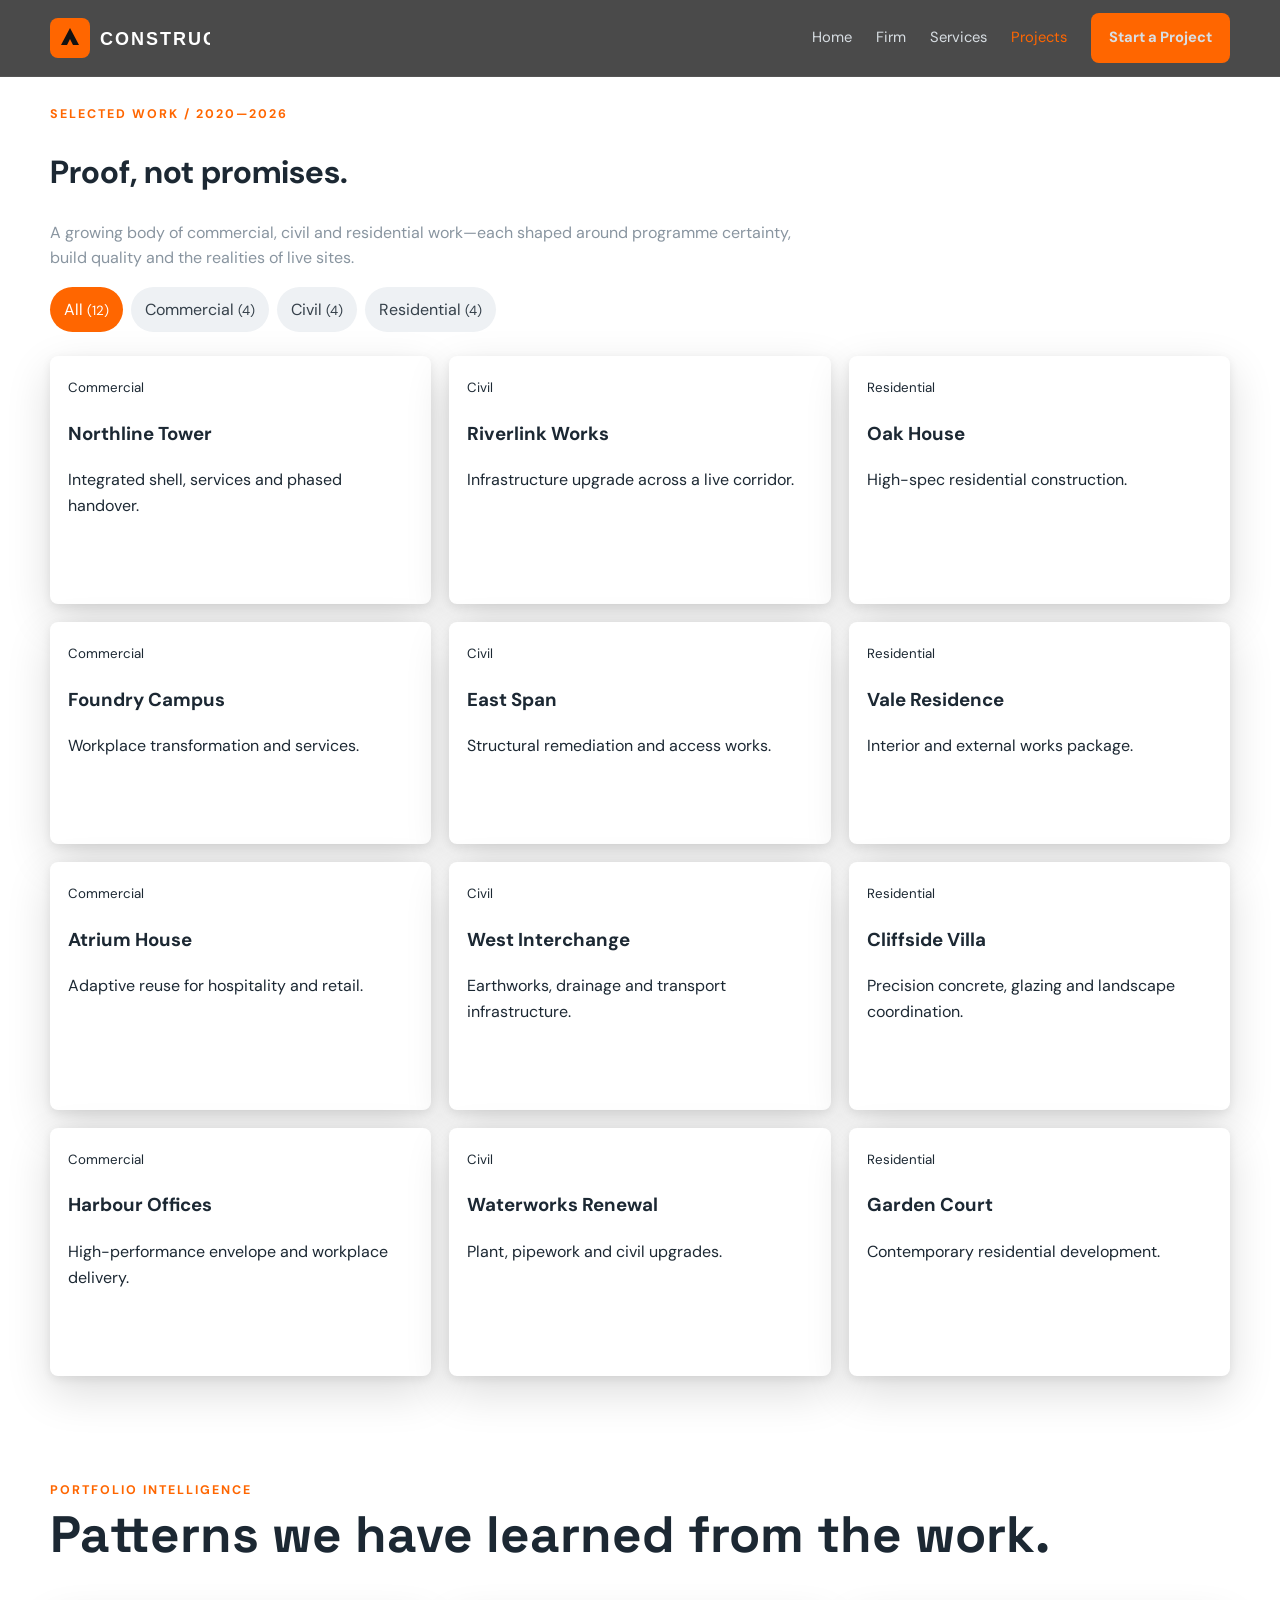
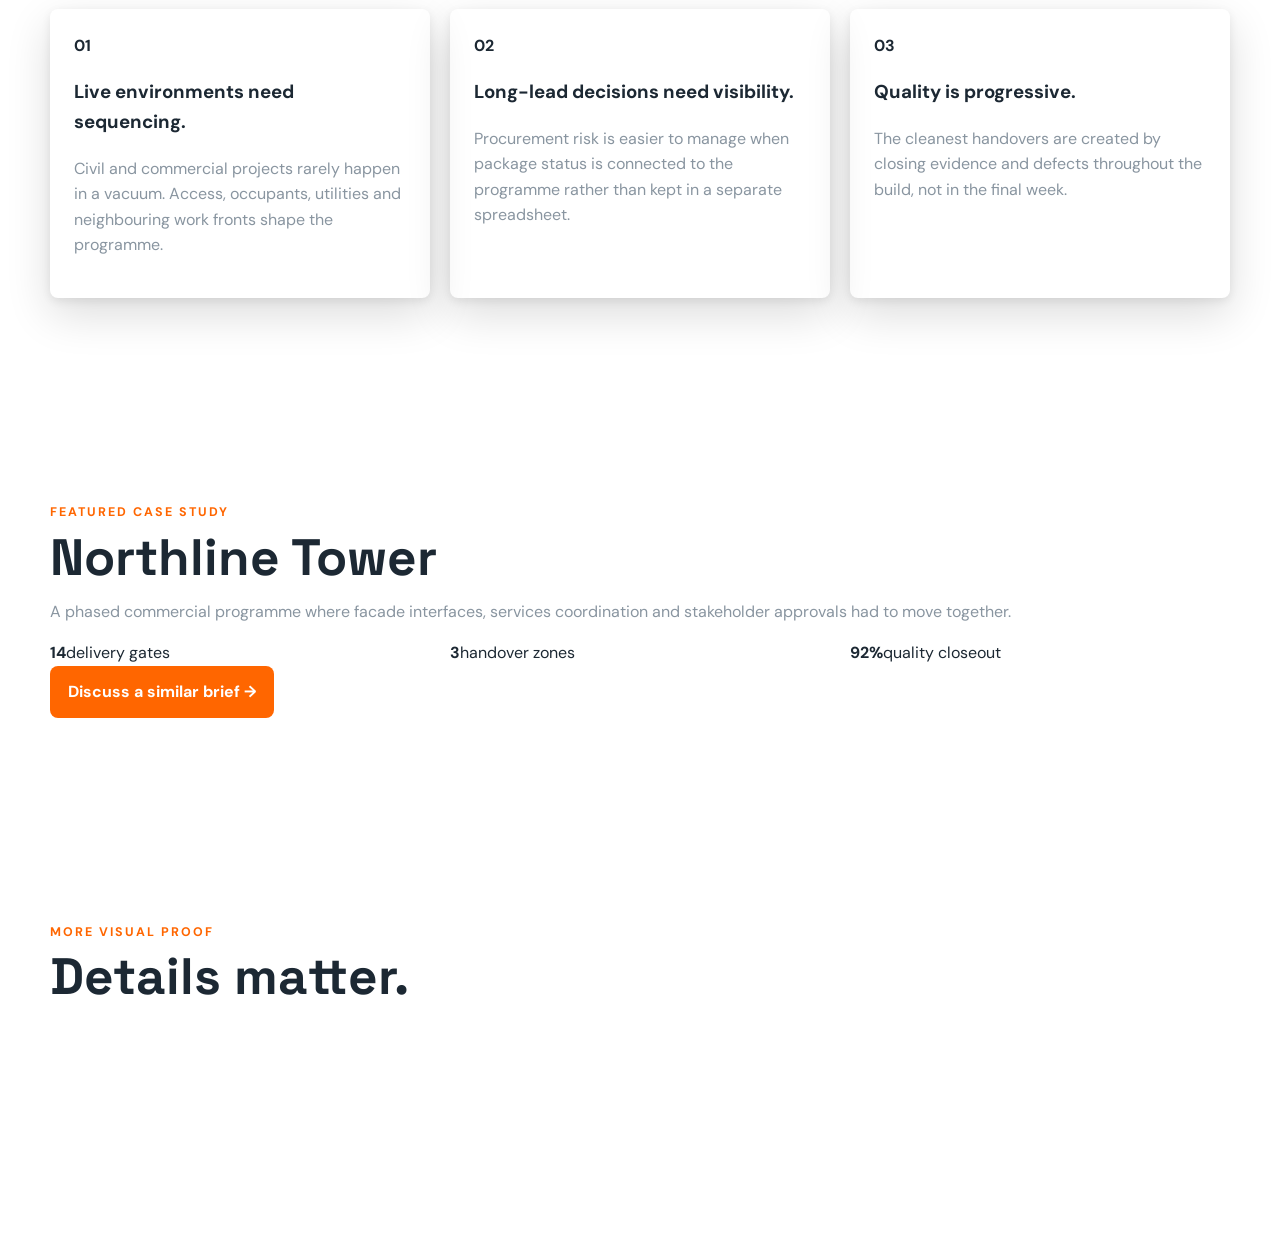
<file: portfolio.html>
<!doctype html><html lang="en"><head><meta charset="utf-8"><meta name="viewport" content="width=device-width,initial-scale=1"><meta name="description" content="Selected commercial, civil and residential construction projects."><title>Projects — CONSTRUCT</title><link rel="stylesheet" href="styles.css"></head><body class="portfolio-page light"><header class="site-header"><div class="container nav"><a class="logo" href="index.html"><img src="assets/logo.svg" width="160" height="40" alt="Construct"></a><button class="menu">☰</button><nav class="nav-links"><a href="index.html">Home</a><a href="about.html">Firm</a><a href="services.html">Services</a><a class="active" href="portfolio.html">Projects</a><a href="contact.html" class="btn btn-primary">Start a Project</a></nav></div></header><main class="section"><div class="container"><span class="eyebrow">Selected work / 2020—2026</span><h1>Proof, not promises.</h1><p class="muted" style="max-width:760px">A growing body of commercial, civil and residential work—each shaped around programme certainty, build quality and the realities of live sites.</p><div class="filters"><button class="filter active" data-filter="all">All <small>(12)</small></button><button class="filter" data-filter="commercial">Commercial <small>(4)</small></button><button class="filter" data-filter="civil">Civil <small>(4)</small></button><button class="filter" data-filter="residential">Residential <small>(4)</small></button></div><div class="portfolio-grid">
<article class="project" data-category="commercial" data-modal="m1"><div class="artwork-block tower-art" role="img" aria-label="Commercial tower"></div><div class="project-body"><small>Commercial</small><h3>Northline Tower</h3><p>Integrated shell, services and phased handover.</p><button class="btn btn-ghost" data-modal="m1">View case study →</button></div></article>
<article class="project" data-category="civil" data-modal="m2"><div class="artwork-block infrastructure-art" role="img" aria-label="Infrastructure"></div><div class="project-body"><small>Civil</small><h3>Riverlink Works</h3><p>Infrastructure upgrade across a live corridor.</p><button class="btn btn-ghost" data-modal="m2">View case study →</button></div></article>
<article class="project" data-category="residential" data-modal="m3"><div class="artwork-block residence-art" role="img" aria-label="Luxury residence"></div><div class="project-body"><small>Residential</small><h3>Oak House</h3><p>High-spec residential construction.</p><button class="btn btn-ghost" data-modal="m3">View case study →</button></div></article>
<article class="project" data-category="commercial" data-modal="m4"><div class="artwork-block tower-art" role="img" aria-label="Modern office"></div><div class="project-body"><small>Commercial</small><h3>Foundry Campus</h3><p>Workplace transformation and services.</p><button class="btn btn-ghost" data-modal="m4">View case study →</button></div></article>
<article class="project" data-category="civil" data-modal="m5"><div class="artwork-block infrastructure-art" role="img" aria-label="Bridge"></div><div class="project-body"><small>Civil</small><h3>East Span</h3><p>Structural remediation and access works.</p><button class="btn btn-ghost" data-modal="m5">View case study →</button></div></article>
<article class="project" data-category="residential" data-modal="m6"><div class="artwork-block residence-art" role="img" aria-label="Residential interior"></div><div class="project-body"><small>Residential</small><h3>Vale Residence</h3><p>Interior and external works package.</p><button class="btn btn-ghost" data-modal="m6">View case study →</button></div></article>
<article class="project" data-category="commercial" data-modal="m7"><div class="artwork-block structure-art" role="img" aria-label="Adaptive reuse building"></div><div class="project-body"><small>Commercial</small><h3>Atrium House</h3><p>Adaptive reuse for hospitality and retail.</p><button class="btn btn-ghost" data-modal="m7">View case study →</button></div></article>
<article class="project" data-category="civil" data-modal="m8"><div class="artwork-block infrastructure-art" role="img" aria-label="Construction works"></div><div class="project-body"><small>Civil</small><h3>West Interchange</h3><p>Earthworks, drainage and transport infrastructure.</p><button class="btn btn-ghost" data-modal="m8">View case study →</button></div></article>
<article class="project" data-category="residential" data-modal="m9"><div class="artwork-block residence-art" role="img" aria-label="Modern villa"></div><div class="project-body"><small>Residential</small><h3>Cliffside Villa</h3><p>Precision concrete, glazing and landscape coordination.</p><button class="btn btn-ghost" data-modal="m9">View case study →</button></div></article>
<article class="project" data-category="commercial" data-modal="m10"><div class="artwork-block tower-art" role="img" aria-label="Office interior"></div><div class="project-body"><small>Commercial</small><h3>Harbour Offices</h3><p>High-performance envelope and workplace delivery.</p><button class="btn btn-ghost" data-modal="m10">View case study →</button></div></article>
<article class="project" data-category="civil" data-modal="m11"><div class="artwork-block infrastructure-art" role="img" aria-label="Infrastructure facility"></div><div class="project-body"><small>Civil</small><h3>Waterworks Renewal</h3><p>Plant, pipework and civil upgrades.</p><button class="btn btn-ghost" data-modal="m11">View case study →</button></div></article>
<article class="project" data-category="residential" data-modal="m12"><div class="artwork-block residence-art" role="img" aria-label="Contemporary home"></div><div class="project-body"><small>Residential</small><h3>Garden Court</h3><p>Contemporary residential development.</p><button class="btn btn-ghost" data-modal="m12">View case study →</button></div></article>
</div></div>
<section class="section"><div class="container"><div class="section-head"><div><span class="eyebrow">Portfolio intelligence</span><h2>Patterns we have learned from the work.</h2></div></div><div class="grid grid-3"><article class="card"><strong>01</strong><h3>Live environments need sequencing.</h3><p class="muted">Civil and commercial projects rarely happen in a vacuum. Access, occupants, utilities and neighbouring work fronts shape the programme.</p></article><article class="card"><strong>02</strong><h3>Long-lead decisions need visibility.</h3><p class="muted">Procurement risk is easier to manage when package status is connected to the programme rather than kept in a separate spreadsheet.</p></article><article class="card"><strong>03</strong><h3>Quality is progressive.</h3><p class="muted">The cleanest handovers are created by closing evidence and defects throughout the build, not in the final week.</p></article></div></div></section>
<section class="section light-band"><div class="container split-feature"><div><span class="eyebrow">Featured case study</span><h2>Northline Tower</h2><p class="muted">A phased commercial programme where facade interfaces, services coordination and stakeholder approvals had to move together.</p><div class="grid grid-3 case-metrics"><div><strong>14</strong><span>delivery gates</span></div><div><strong>3</strong><span>handover zones</span></div><div><strong>92%</strong><span>quality closeout</span></div></div><a class="btn btn-primary" href="contact.html">Discuss a similar brief →</a></div><div class="feature-image"><div class="artwork-block tower-art" role="img" aria-label="Northline Tower style commercial building"></div></div></div></section>
<section class="section"><div class="container"><div class="section-head"><div><span class="eyebrow">More visual proof</span><h2>Details matter.</h2></div></div><div class="gallery-strip"><div class="artwork-block infrastructure-art" role="img" aria-label="Construction structure"></div><div class="artwork-block infrastructure-art" role="img" aria-label="Construction site"></div><div class="artwork-block tower-art" role="img" aria-label="Completed workplace"></div></div></div></section>
</main>
<div class="modal" id="m1"><div class="modal-box"><div class="modal-content"><span class="badge">Commercial</span><h2>Northline Tower</h2><p>Programme-led construction with phased handover and live stakeholder coordination.</p><div class="grid grid-3"><div><strong>Programme</strong><p class="muted">Phased delivery</p></div><div><strong>Control</strong><p class="muted">QA/QC gated</p></div><div><strong>Closeout</strong><p class="muted">Verified handover</p></div></div></div></div></div>
<div class="modal" id="m2"><div class="modal-box"><div class="modal-content"><span class="badge">Civil</span><h2>Riverlink Works</h2><p>Infrastructure works sequenced around operational constraints and public access.</p></div></div></div>
<div class="modal" id="m3"><div class="modal-box"><div class="modal-content"><span class="badge">Residential</span><h2>Oak House</h2><p>Detail-led construction with premium finishes and controlled handover.</p></div></div></div>
<div class="modal" id="m4"><div class="modal-box"><div class="modal-content"><span class="badge">Commercial</span><h2>Foundry Campus</h2><p>Workplace transformation delivered through tightly coordinated services and fit-out.</p></div></div></div>
<div class="modal" id="m5"><div class="modal-box"><div class="modal-content"><span class="badge">Civil</span><h2>East Span</h2><p>Structural remediation planned around access, safety and uninterrupted public movement.</p></div></div></div>
<div class="modal" id="m6"><div class="modal-box"><div class="modal-content"><span class="badge">Residential</span><h2>Vale Residence</h2><p>Interior and external packages delivered against an architectural quality schedule.</p></div></div></div>
<div class="modal" id="m7"><div class="modal-box"><div class="modal-content"><span class="badge">Commercial</span><h2>Atrium House</h2><p>Adaptive reuse balancing existing-building constraints with a new hospitality programme.</p></div></div></div>
<div class="modal" id="m8"><div class="modal-box"><div class="modal-content"><span class="badge">Civil</span><h2>West Interchange</h2><p>Earthworks and drainage coordinated across multiple work fronts.</p></div></div></div>
<div class="modal" id="m9"><div class="modal-box"><div class="modal-content"><span class="badge">Residential</span><h2>Cliffside Villa</h2><p>Precision concrete, glazing and landscape interfaces managed as one build sequence.</p></div></div></div>
<div class="modal" id="m10"><div class="modal-box"><div class="modal-content"><span class="badge">Commercial</span><h2>Harbour Offices</h2><p>High-performance envelope, services coordination and modern workplace delivery.</p></div></div></div>
<div class="modal" id="m11"><div class="modal-box"><div class="modal-content"><span class="badge">Civil</span><h2>Waterworks Renewal</h2><p>Plant and pipework upgrades delivered while maintaining essential operations.</p></div></div></div>
<div class="modal" id="m12"><div class="modal-box"><div class="modal-content"><span class="badge">Residential</span><h2>Garden Court</h2><p>Contemporary residential delivery with shared amenities and disciplined finishes.</p></div></div></div><script src="script.js"></script></body></html>
</file>
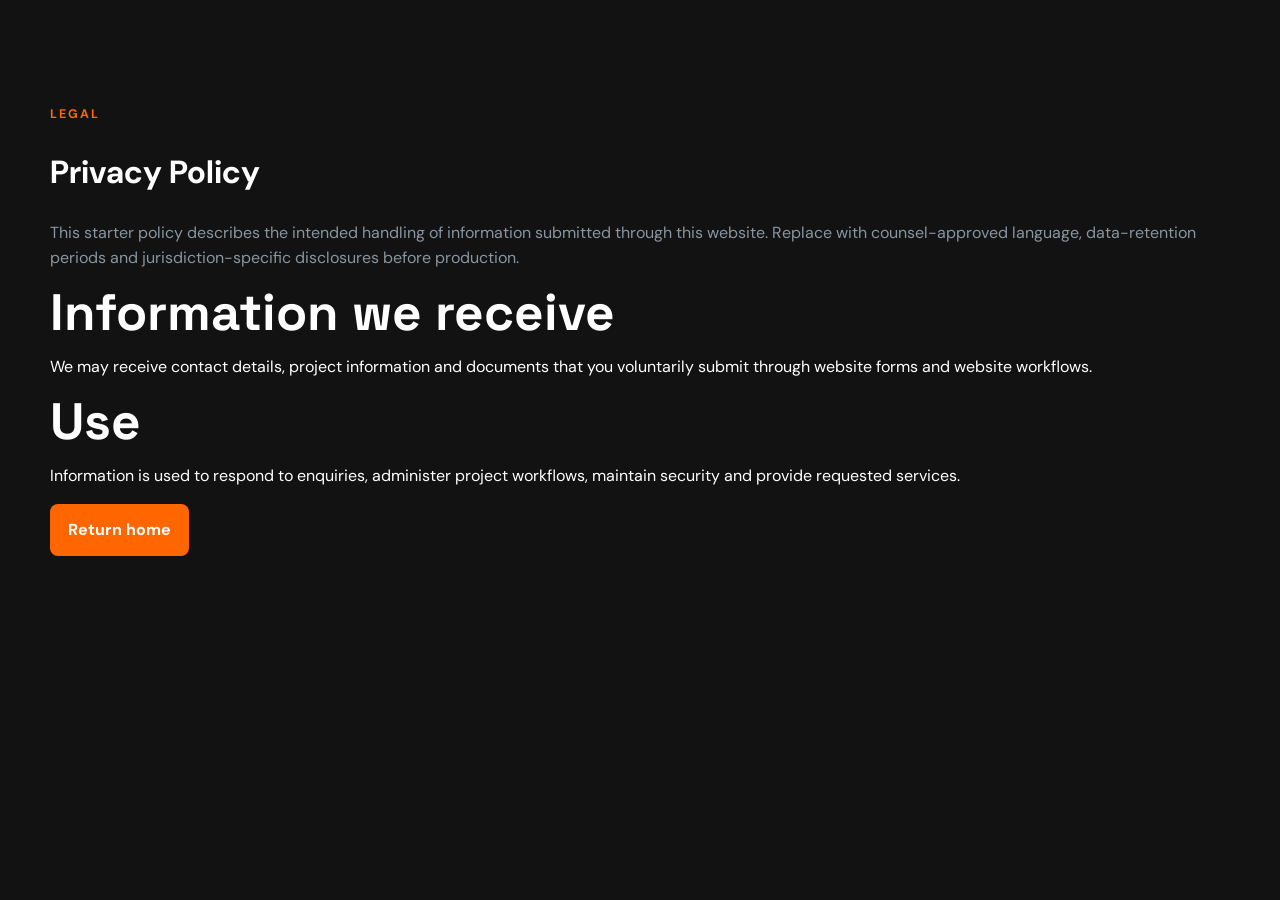
<file: privacy-policy.html>
<!doctype html><html lang="en"><head><meta charset="utf-8"><meta name="viewport" content="width=device-width,initial-scale=1"><title>Privacy — CONSTRUCT</title><link rel="stylesheet" href="styles.css"></head><body class="legal-page"><main class="section"><div class="container legal-shell"><span class="eyebrow">Legal</span><h1>Privacy Policy</h1><p class="muted">This starter policy describes the intended handling of information submitted through this website. Replace with counsel-approved language, data-retention periods and jurisdiction-specific disclosures before production.</p><h2>Information we receive</h2><p>We may receive contact details, project information and documents that you voluntarily submit through website forms and website workflows.</p><h2>Use</h2><p>Information is used to respond to enquiries, administer project workflows, maintain security and provide requested services.</p><a class="btn btn-primary" href="index.html">Return home</a></div></main></body></html>
</file>
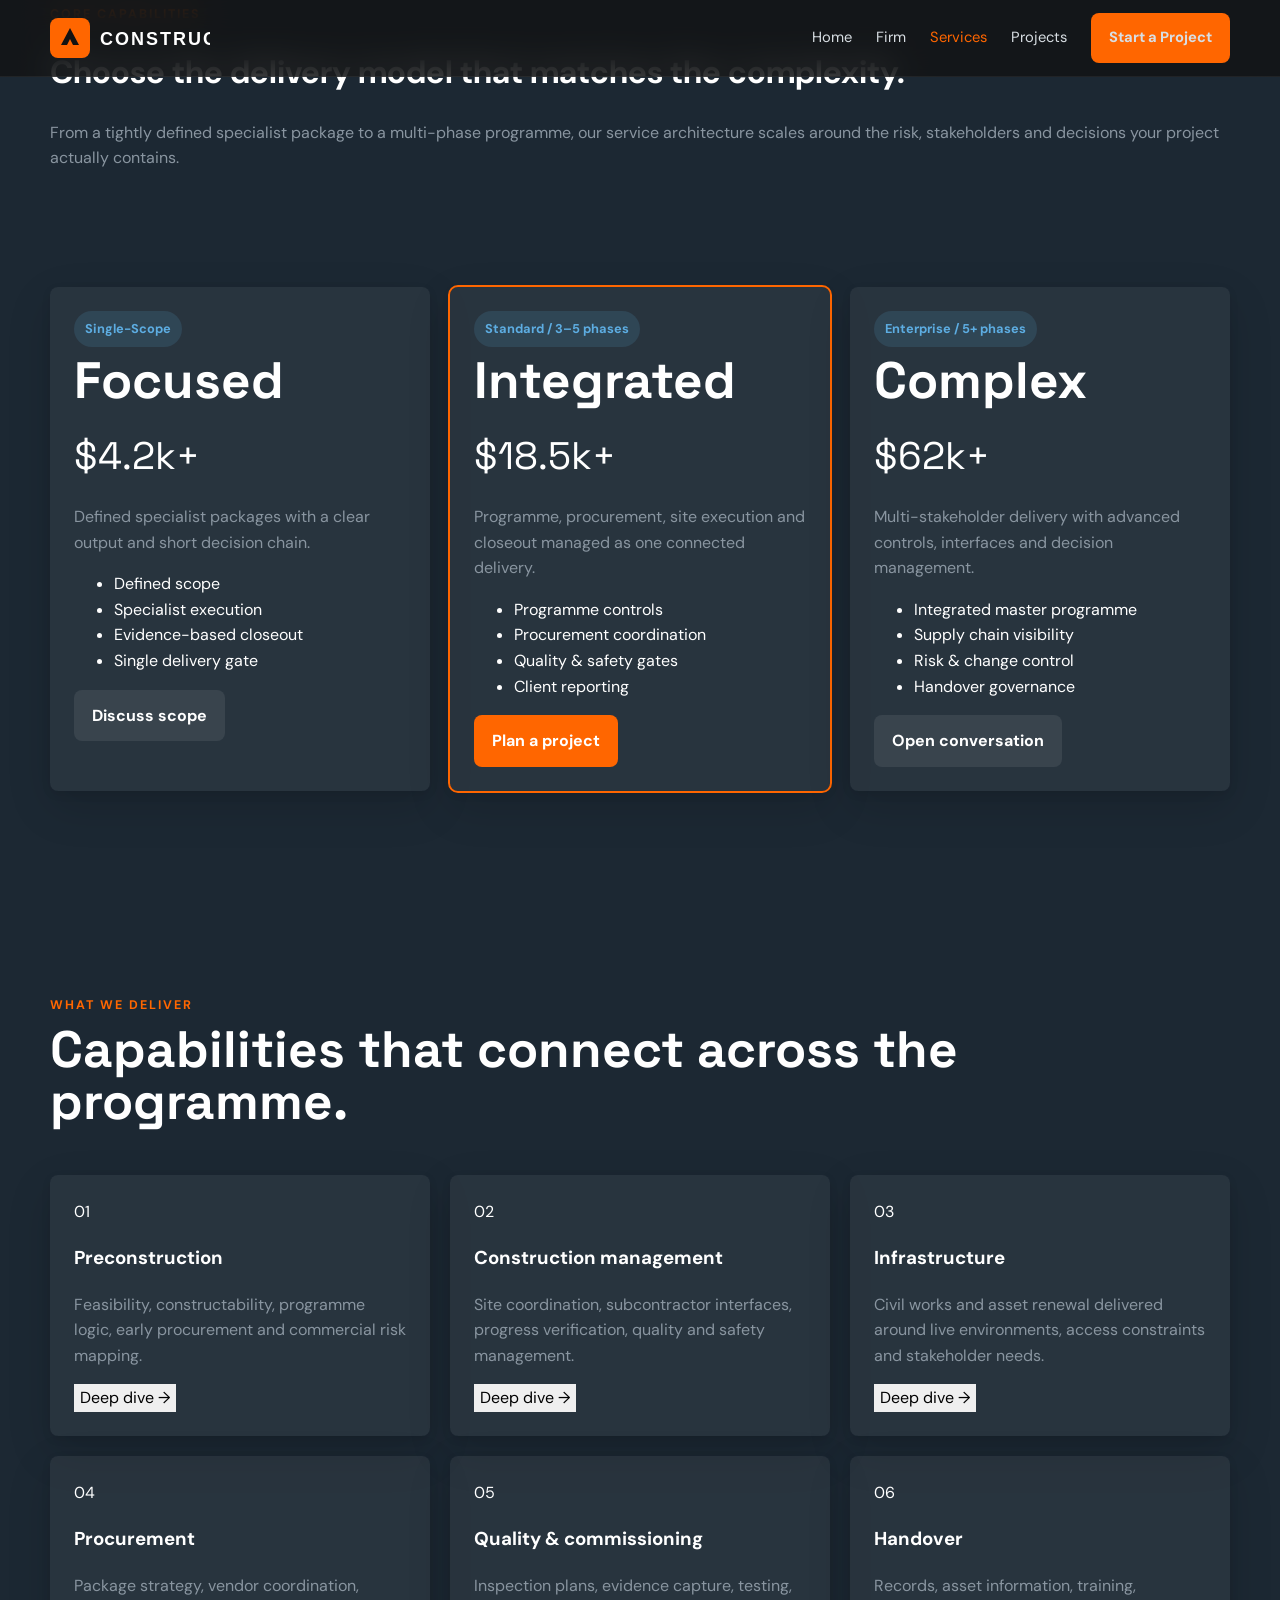
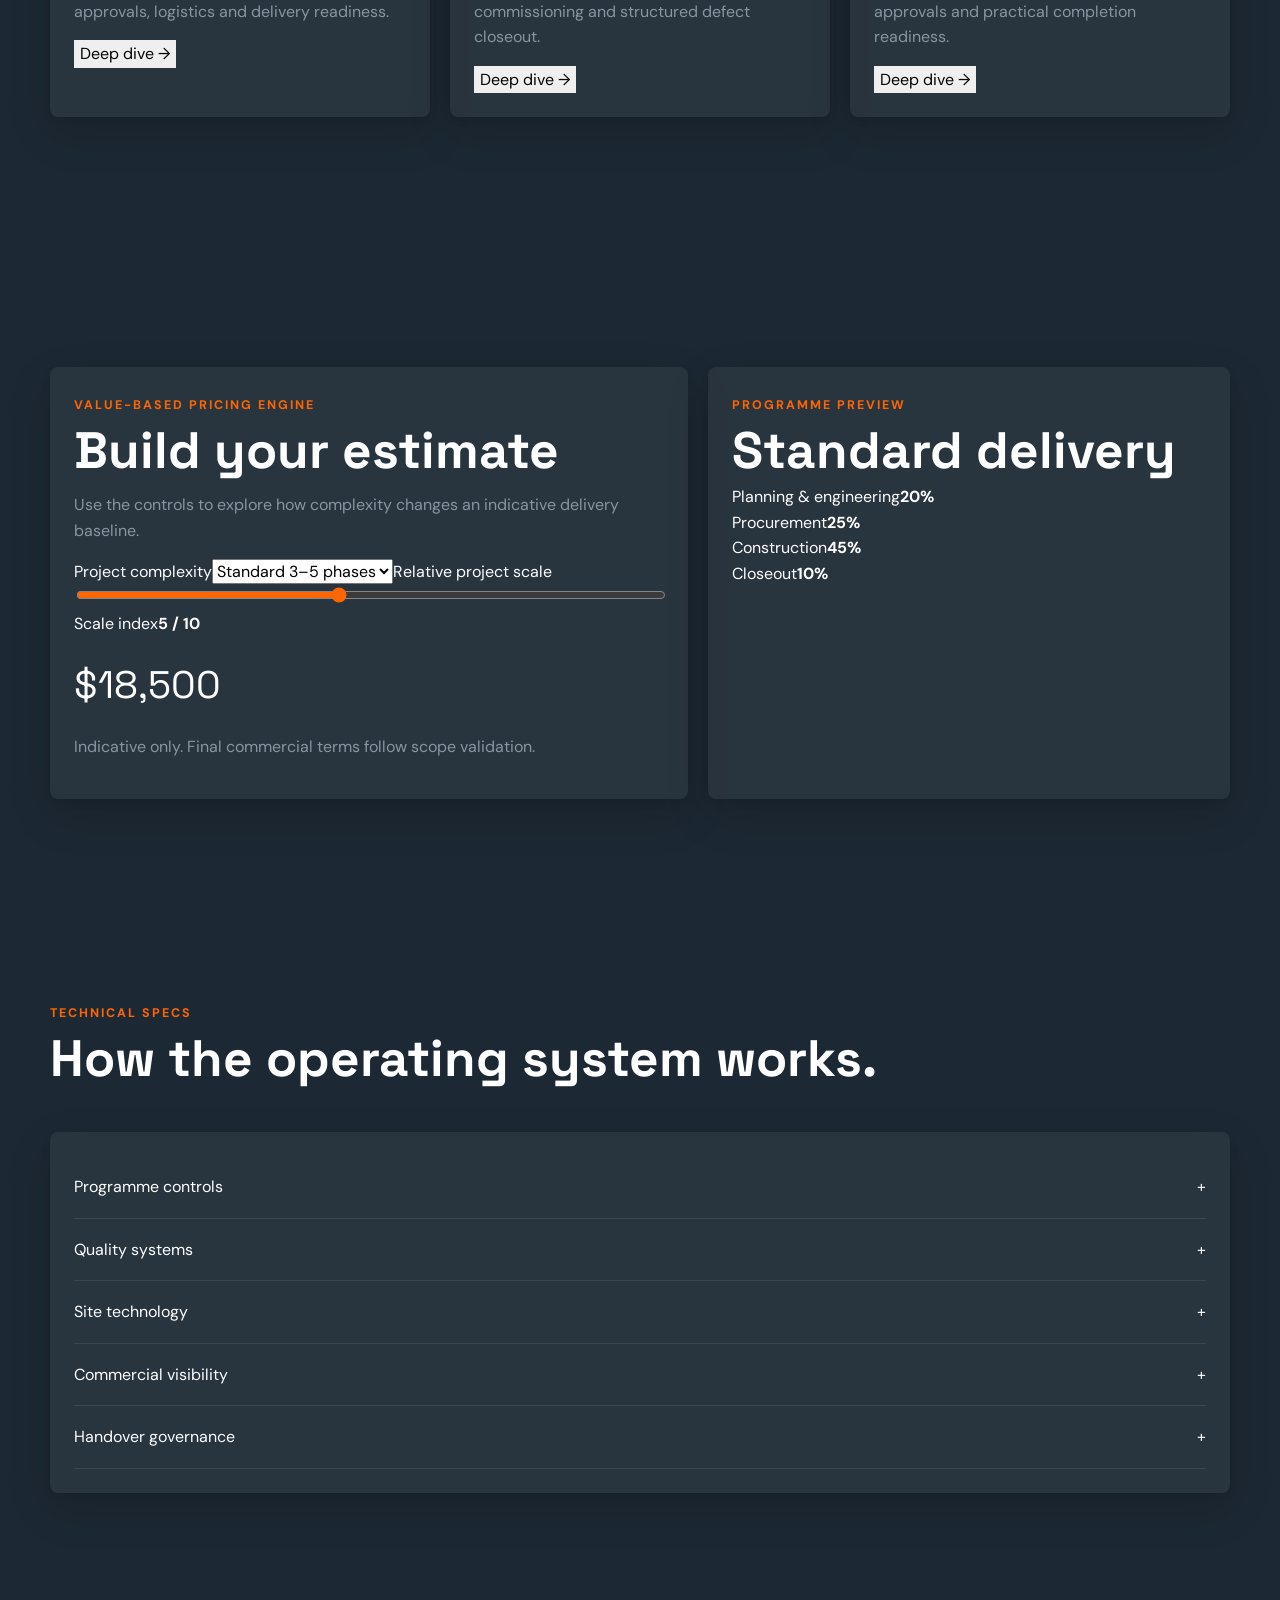
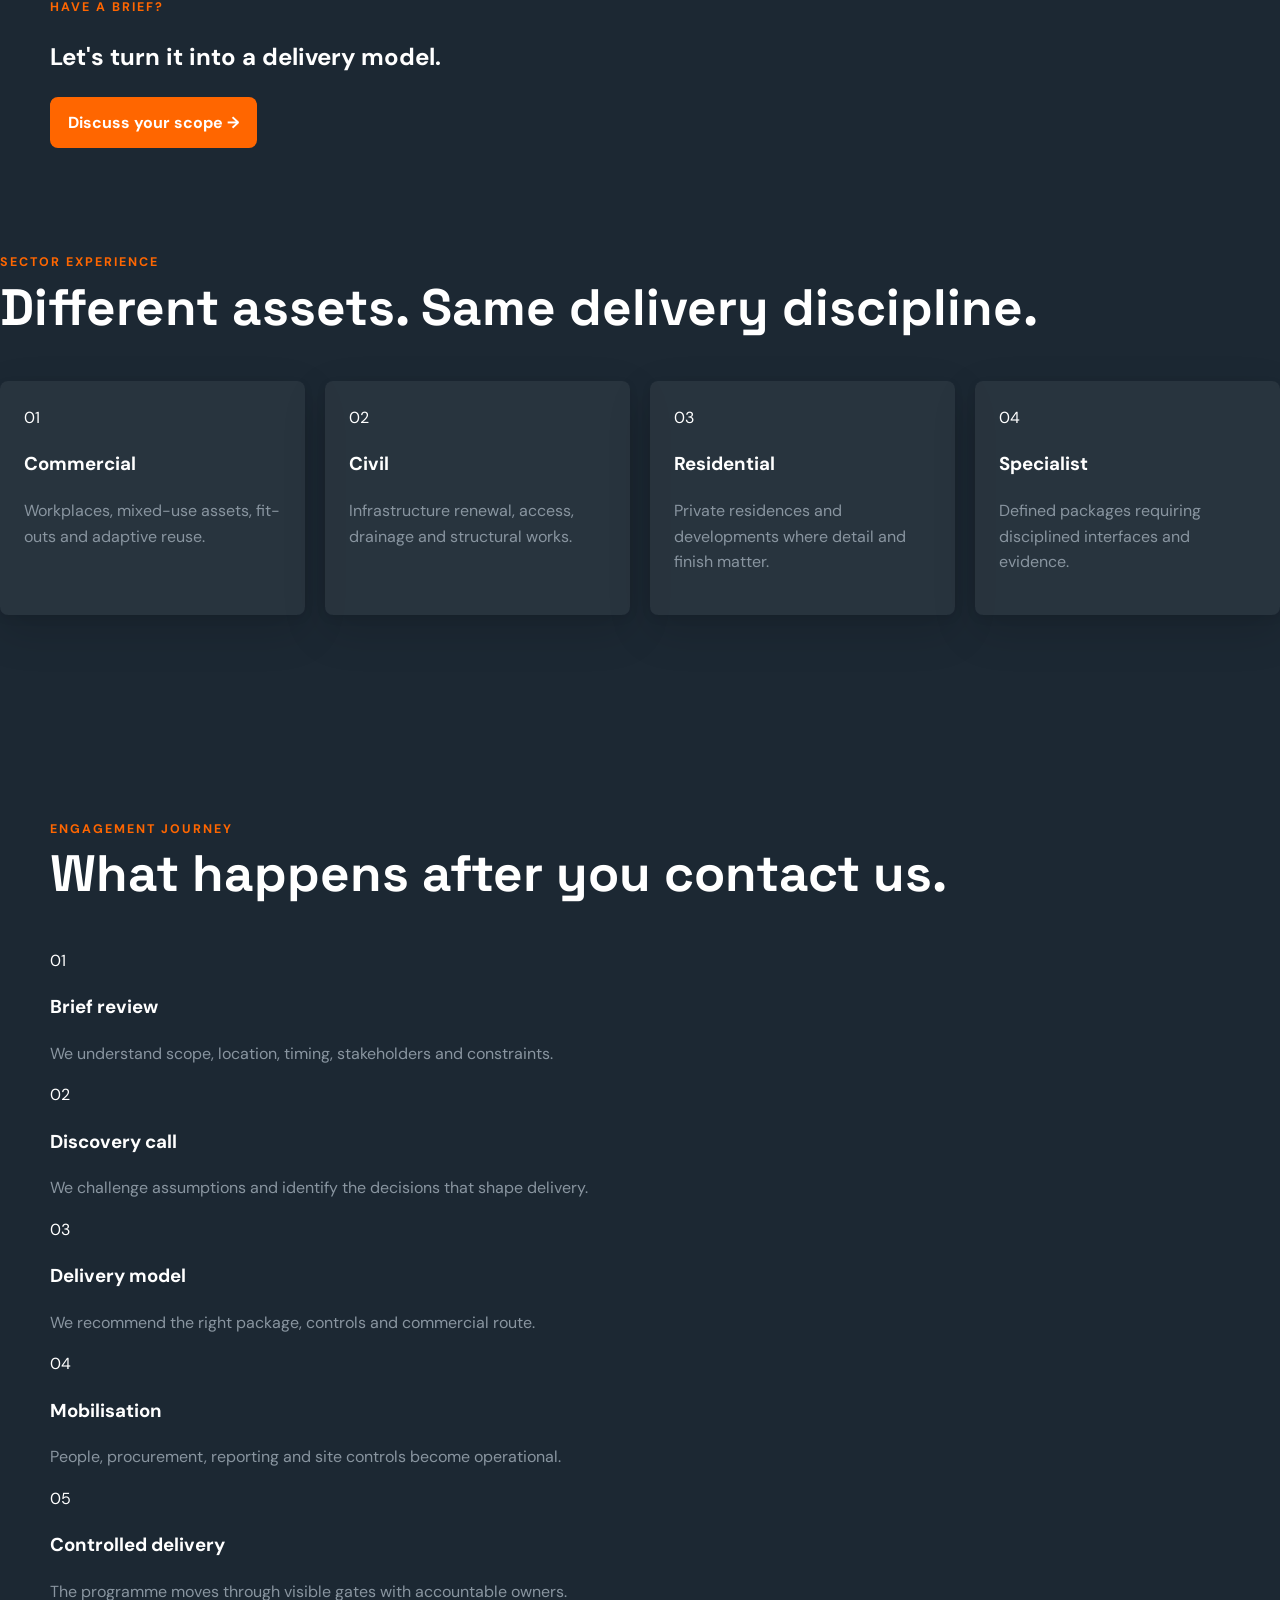
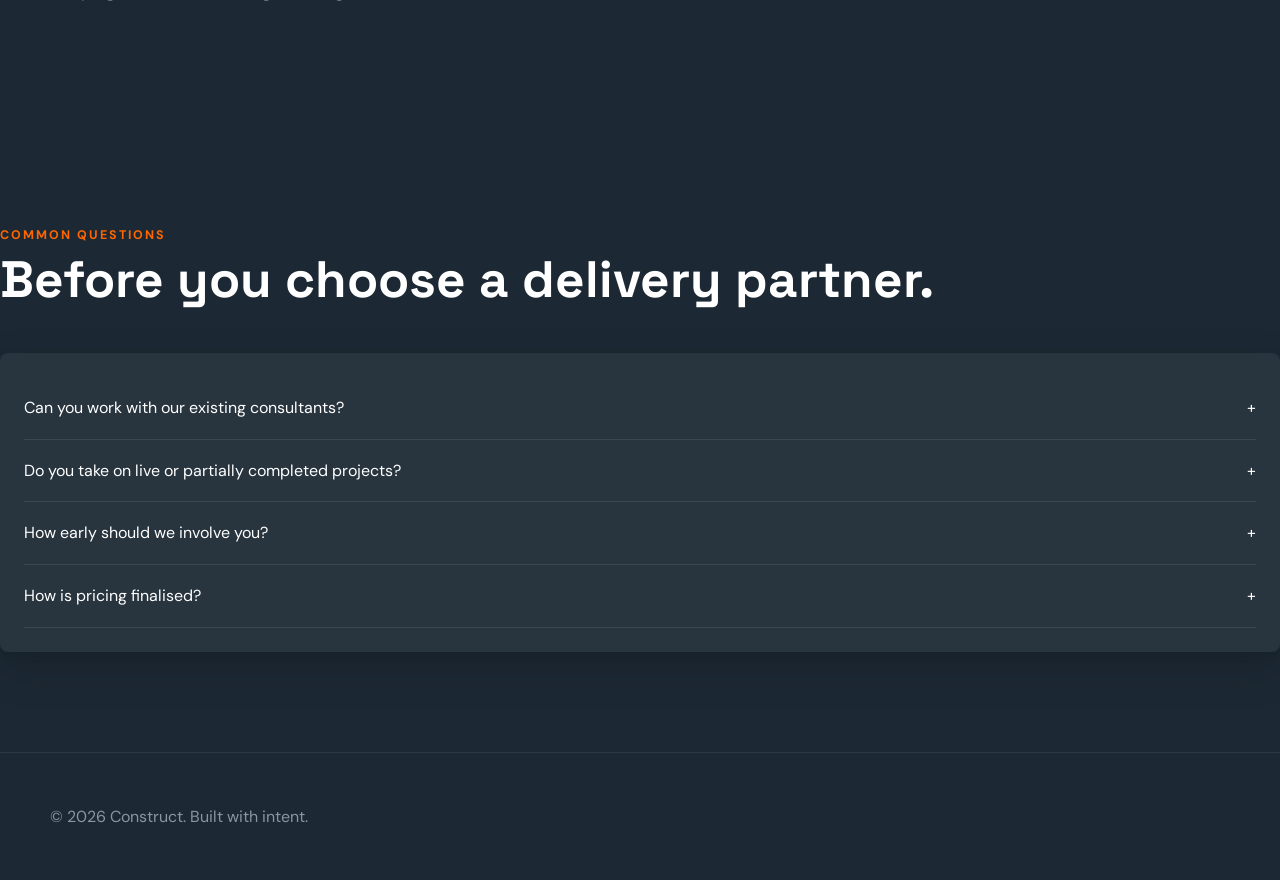
<file: services.html>
<!doctype html>
<html lang="en"><head><meta charset="utf-8"><meta name="viewport" content="width=device-width,initial-scale=1"><title>Services — CONSTRUCT</title><link rel="stylesheet" href="styles.css"></head>
<body class="services-page charcoal"><header class="site-header"><div class="container nav"><a class="logo" href="index.html"><img src="assets/logo.svg" width="160" height="40" alt="Construct"></a><button class="menu" aria-label="Open menu">☰</button><nav class="nav-links"><a href="index.html">Home</a><a href="about.html">Firm</a><a class="active" href="services.html">Services</a><a href="portfolio.html">Projects</a><a href="contact.html" class="btn btn-primary">Start a Project</a></nav></div></header>
<main class="services-page"><div class="container"><span class="eyebrow">Core capabilities</span><h1>Choose the delivery model that matches the complexity.</h1><p class="muted lead">From a tightly defined specialist package to a multi-phase programme, our service architecture scales around the risk, stakeholders and decisions your project actually contains.</p>
<div class="grid grid-3 section package-grid"><article class="card package"><span class="badge">Single-Scope</span><h2>Focused</h2><div class="price">$4.2k+</div><p class="muted">Defined specialist packages with a clear output and short decision chain.</p><ul class="check-list"><li>Defined scope</li><li>Specialist execution</li><li>Evidence-based closeout</li><li>Single delivery gate</li></ul><a class="btn btn-ghost" href="contact.html">Discuss scope</a></article><article class="card package featured"><span class="badge">Standard / 3–5 phases</span><h2>Integrated</h2><div class="price">$18.5k+</div><p class="muted">Programme, procurement, site execution and closeout managed as one connected delivery.</p><ul class="check-list"><li>Programme controls</li><li>Procurement coordination</li><li>Quality & safety gates</li><li>Client reporting</li></ul><a class="btn btn-primary" href="contact.html">Plan a project</a></article><article class="card package"><span class="badge">Enterprise / 5+ phases</span><h2>Complex</h2><div class="price">$62k+</div><p class="muted">Multi-stakeholder delivery with advanced controls, interfaces and decision management.</p><ul class="check-list"><li>Integrated master programme</li><li>Supply chain visibility</li><li>Risk & change control</li><li>Handover governance</li></ul><a class="btn btn-ghost" href="contact.html">Open conversation</a></article></div>

<section class="section"><div class="section-head"><div><span class="eyebrow">What we deliver</span><h2>Capabilities that connect across the programme.</h2></div></div><div class="grid grid-3 service-detail-grid"><article class="card"><span class="service-icon">01</span><h3>Preconstruction</h3><p class="muted">Feasibility, constructability, programme logic, early procurement and commercial risk mapping.</p><button class="text-button" data-service="Preconstruction|We establish the conditions for a predictable build: scope validation, constraints mapping, sequencing, procurement strategy and early cost exposure.">Deep dive →</button></article><article class="card"><span class="service-icon">02</span><h3>Construction management</h3><p class="muted">Site coordination, subcontractor interfaces, progress verification, quality and safety management.</p><button class="text-button" data-service="Construction management|We coordinate people, packages and decisions around a live programme while maintaining clear quality, safety and reporting gates.">Deep dive →</button></article><article class="card"><span class="service-icon">03</span><h3>Infrastructure</h3><p class="muted">Civil works and asset renewal delivered around live environments, access constraints and stakeholder needs.</p><button class="text-button" data-service="Infrastructure|Infrastructure programmes require interface management, access planning, temporary works awareness and disciplined sequencing around existing operations.">Deep dive →</button></article><article class="card"><span class="service-icon">04</span><h3>Procurement</h3><p class="muted">Package strategy, vendor coordination, approvals, logistics and delivery readiness.</p><button class="text-button" data-service="Procurement|We connect procurement decisions to the construction sequence so long-lead exposure is visible before it becomes a site constraint.">Deep dive →</button></article><article class="card"><span class="service-icon">05</span><h3>Quality & commissioning</h3><p class="muted">Inspection plans, evidence capture, testing, commissioning and structured defect closeout.</p><button class="text-button" data-service="Quality & commissioning|Quality is managed through inspection points, evidence registers, testing and progressive closeout rather than a single final review.">Deep dive →</button></article><article class="card"><span class="service-icon">06</span><h3>Handover</h3><p class="muted">Records, asset information, training, approvals and practical completion readiness.</p><button class="text-button" data-service="Handover|A complete handover packages the information people need to operate the asset: records, approvals, commissioning evidence, training and outstanding actions.">Deep dive →</button></article></div></section>

<section class="section charcoal-alt"><div class="scope estimator"><div class="card"><span class="eyebrow">Value-based pricing engine</span><h2>Build your estimate</h2><p class="muted">Use the controls to explore how complexity changes an indicative delivery baseline.</p><label for="complexity">Project complexity</label><select id="complexity" data-complexity><option value="single">Single scope</option><option value="standard" selected>Standard 3–5 phases</option><option value="enterprise">Enterprise complex</option></select><label for="area-range">Relative project scale</label><input id="area-range" class="range" type="range" min="1" max="10" value="5" data-area-range><div class="estimator-value"><span>Scale index</span><strong data-area-output>5 / 10</strong></div><div class="price" data-price>$18,500</div><p class="muted">Indicative only. Final commercial terms follow scope validation.</p></div><div class="card estimate-breakdown"><span class="eyebrow">Programme preview</span><h2 data-estimate-title>Standard delivery</h2><div class="breakdown-row"><span>Planning & engineering</span><strong data-estimate-plan>20%</strong></div><div class="mini-bar"><span data-estimate-plan-bar style="width:20%"></span></div><div class="breakdown-row"><span>Procurement</span><strong data-estimate-proc>25%</strong></div><div class="mini-bar"><span data-estimate-proc-bar style="width:25%"></span></div><div class="breakdown-row"><span>Construction</span><strong data-estimate-build>45%</strong></div><div class="mini-bar"><span data-estimate-build-bar style="width:45%"></span></div><div class="breakdown-row"><span>Closeout</span><strong data-estimate-close>10%</strong></div><div class="mini-bar"><span data-estimate-close-bar style="width:10%"></span></div></div></div></section>

<section class="section"><div class="section-head"><div><span class="eyebrow">Technical specs</span><h2>How the operating system works.</h2></div></div><div class="card accordion"><div><button>Programme controls <span>+</span></button><div class="panel"><p>Milestone gates, critical path reviews, look-ahead planning and change-control discipline keep the programme actionable rather than decorative.</p></div></div><div><button>Quality systems <span>+</span></button><div class="panel"><p>Inspection points, evidence capture, non-conformance tracking and structured closeout create a traceable quality record.</p></div></div><div><button>Site technology <span>+</span></button><div class="panel"><p>Mobile-first field reporting, document registers and progress verification keep site intelligence available where decisions happen.</p></div></div><div><button>Commercial visibility <span>+</span></button><div class="panel"><p>Scope, procurement exposure, variations and programme decisions are connected so commercial conversations happen with context.</p></div></div><div><button>Handover governance <span>+</span></button><div class="panel"><p>Commissioning, training, documentation and defects are progressively closed so handover is a managed process rather than a last-minute event.</p></div></div></div></section>
<section class="cta-band"><div><span class="eyebrow">Have a brief?</span><h2>Let's turn it into a delivery model.</h2></div><a class="btn btn-primary" href="contact.html">Discuss your scope →</a></section>
</div>
<section class="section"><div class="section-head"><div><span class="eyebrow">Sector experience</span><h2>Different assets. Same delivery discipline.</h2></div></div><div class="grid grid-4 sector-grid"><article class="card"><span>01</span><h3>Commercial</h3><p class="muted">Workplaces, mixed-use assets, fit-outs and adaptive reuse.</p></article><article class="card"><span>02</span><h3>Civil</h3><p class="muted">Infrastructure renewal, access, drainage and structural works.</p></article><article class="card"><span>03</span><h3>Residential</h3><p class="muted">Private residences and developments where detail and finish matter.</p></article><article class="card"><span>04</span><h3>Specialist</h3><p class="muted">Defined packages requiring disciplined interfaces and evidence.</p></article></div></section>
<section class="section charcoal"><div class="container"><div class="section-head"><div><span class="eyebrow">Engagement journey</span><h2>What happens after you contact us.</h2></div></div><div class="process-line process-detailed"><article><span>01</span><h3>Brief review</h3><p class="muted">We understand scope, location, timing, stakeholders and constraints.</p></article><article><span>02</span><h3>Discovery call</h3><p class="muted">We challenge assumptions and identify the decisions that shape delivery.</p></article><article><span>03</span><h3>Delivery model</h3><p class="muted">We recommend the right package, controls and commercial route.</p></article><article><span>04</span><h3>Mobilisation</h3><p class="muted">People, procurement, reporting and site controls become operational.</p></article><article><span>05</span><h3>Controlled delivery</h3><p class="muted">The programme moves through visible gates with accountable owners.</p></article></div></div></section>
<section class="section"><div class="section-head"><div><span class="eyebrow">Common questions</span><h2>Before you choose a delivery partner.</h2></div></div><div class="card accordion"><div><button>Can you work with our existing consultants? <span>+</span></button><div class="panel"><p>Yes. Our approach is designed to integrate with client-side teams, architects, engineers, specialist consultants and existing supply-chain relationships.</p></div></div><div><button>Do you take on live or partially completed projects? <span>+</span></button><div class="panel"><p>We can assess live programmes where the immediate need is to stabilise scope, programme, procurement, quality or handover.</p></div></div><div><button>How early should we involve you? <span>+</span></button><div class="panel"><p>Earlier is usually better when there are significant programme, buildability or procurement decisions. We can also enter later when a project needs delivery support.</p></div></div><div><button>How is pricing finalised? <span>+</span></button><div class="panel"><p>The estimator is illustrative. Final pricing follows scope validation, programme review, responsibilities, project conditions and commercial terms.</p></div></div></div></section>
</main>
<div class="modal" id="service-modal"><div class="modal-box"><div class="modal-content"><button class="modal-close" data-close-modal aria-label="Close">×</button><span class="eyebrow">Capability detail</span><h2 data-service-title></h2><p data-service-copy></p></div></div></div>
<footer><div class="container"><p>© 2026 Construct. Built with intent.</p></div></footer><script src="script.js"></script></body></html>
</file>
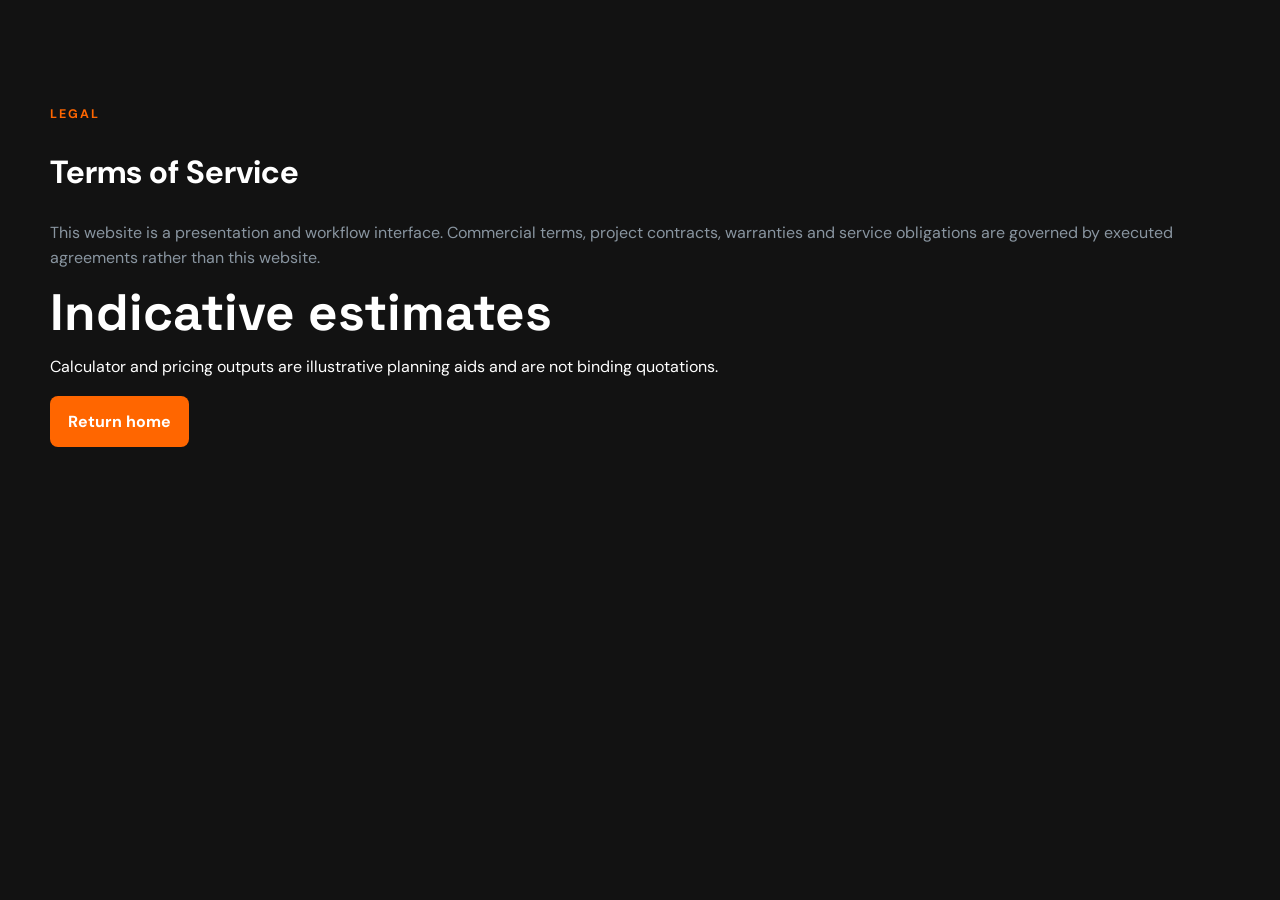
<file: terms-of-service.html>
<!doctype html><html lang="en"><head><meta charset="utf-8"><meta name="viewport" content="width=device-width,initial-scale=1"><title>Terms — CONSTRUCT</title><link rel="stylesheet" href="styles.css"></head><body class="legal-page"><main class="section"><div class="container legal-shell"><span class="eyebrow">Legal</span><h1>Terms of Service</h1><p class="muted">This website is a presentation and workflow interface. Commercial terms, project contracts, warranties and service obligations are governed by executed agreements rather than this website.</p><h2>Indicative estimates</h2><p>Calculator and pricing outputs are illustrative planning aids and are not binding quotations.</p><a class="btn btn-primary" href="index.html">Return home</a></div></main></body></html>
</file>
<file: styles.css>
@import url('https://fonts.googleapis.com/css2?family=DM+Sans:wght@400;500;600;700&family=Space+Grotesk:wght@500;600;700&display=swap');
:root{--orange:#ff6600;--blue:#5dade2;--ink:#121212;--charcoal:#1c2833;--soft:#f4f6f9;--white:#fff;--muted:#aab4be;--radius:8px;--shadow:0 16px 45px rgba(0,0,0,.14),0 3px 10px rgba(0,0,0,.08);--ease:cubic-bezier(.2,.8,.2,1)}
*{box-sizing:border-box}html{scroll-behavior:smooth}body{margin:0;font-family:"DM Sans",system-ui,sans-serif;background:var(--ink);color:var(--white);line-height:1.6}a{color:inherit;text-decoration:none}button,input,select,textarea{font:inherit}button{cursor:pointer;border:0}.container{width:min(1180px,calc(100% - 40px));margin:auto}.site-header{position:fixed;z-index:50;top:0;left:0;right:0;background:rgba(18,18,18,.76);backdrop-filter:blur(16px);border-bottom:1px solid rgba(255,255,255,.06)}.nav{height:76px;display:flex;align-items:center;justify-content:space-between}.logo{display:flex;align-items:center;gap:10px;font-family:"Space Grotesk";font-weight:700;letter-spacing:.08em}.logo-mark{width:34px;height:34px;border-radius:8px;background:var(--orange);display:grid;place-items:center;color:#111;font-weight:800}.nav-links{display:flex;gap:24px;align-items:center}.nav-links a{font-size:.92rem;color:#d8dee3;transition:.25s}.nav-links a:hover,.nav-links a.active{color:var(--orange)}.menu{display:none;background:none;color:white;font-size:26px}.btn{display:inline-flex;align-items:center;justify-content:center;gap:9px;padding:13px 18px;border-radius:8px;font-weight:700;transition:transform .25s var(--ease),box-shadow .25s,background .25s}.btn:hover{transform:translateY(-2px);box-shadow:var(--shadow)}.btn-primary{background:var(--orange);color:#fff}.btn-secondary{background:var(--blue);color:#102030}.btn-ghost{background:rgba(255,255,255,.08);color:#fff}.hero{min-height:100vh;padding:150px 0 90px;position:relative;overflow:hidden;display:flex;align-items:center}.hero canvas{position:absolute;inset:0;width:100%;height:100%;opacity:.72}.hero:after{content:"";position:absolute;inset:0;background:linear-gradient(90deg,rgba(18,18,18,.94),rgba(18,18,18,.62),rgba(18,18,18,.28));pointer-events:none}.hero-content{position:relative;z-index:2;max-width:780px}.eyebrow{text-transform:uppercase;letter-spacing:.16em;color:var(--orange);font-size:.78rem;font-weight:700}.hero h1{font-family:"Space Grotesk";font-size:clamp(3.4rem,8vw,7.2rem);line-height:.9;letter-spacing:-.055em;margin:18px 0 24px}.hero p{max-width:650px;color:#d6dce0;font-size:1.12rem}.actions{display:flex;gap:12px;flex-wrap:wrap;margin-top:30px}.section{padding:100px 0}.section-head{display:flex;justify-content:space-between;gap:30px;align-items:end;margin-bottom:40px}.section h2{font-family:"Space Grotesk";font-size:clamp(2rem,4vw,3.5rem);line-height:1;margin:8px 0}.muted{color:#8995a0}.card{background:rgba(255,255,255,.055);border-radius:var(--radius);box-shadow:var(--shadow);padding:24px}.grid{display:grid;gap:20px}.grid-3{grid-template-columns:repeat(3,1fr)}.grid-4{grid-template-columns:repeat(4,1fr)}.stat{font-family:"Space Grotesk";font-size:2.2rem;font-weight:700}.scope{display:grid;grid-template-columns:1.1fr .9fr;gap:20px;margin-top:50px}.range{width:100%;accent-color:var(--orange)}.scope-output{font-size:3rem;font-family:"Space Grotesk";color:var(--orange)}.phase-bar{height:10px;border-radius:99px;background:#29333c;overflow:hidden}.phase-bar span{display:block;height:100%;background:linear-gradient(90deg,var(--orange),var(--blue));width:60%;transition:width .35s}.dark{background:var(--ink)}.light{background:var(--white);color:var(--charcoal)}.charcoal{background:var(--charcoal)}.mesh{background:radial-gradient(circle at 20% 20%,rgba(255,102,0,.24),transparent 28%),radial-gradient(circle at 80% 10%,rgba(93,173,226,.16),transparent 30%),linear-gradient(135deg,#1c2833,#121212 65%,#25160e)}.timeline{position:relative;display:grid;gap:24px}.timeline:before{content:"";position:absolute;left:14px;top:0;bottom:0;width:2px;background:#33404a}.timeline-item{position:relative;padding-left:52px}.timeline-dot{position:absolute;left:7px;top:5px;width:16px;height:16px;background:var(--orange);border-radius:50%;box-shadow:0 0 0 6px rgba(255,102,0,.13)}.people img{width:100%;aspect-ratio:1/1;object-fit:cover;border-radius:8px;filter:grayscale(1);transition:.4s}.people .card:hover img{filter:grayscale(0);transform:perspective(700px) rotateX(2deg) rotateY(-4deg) scale(1.02)}.badge{display:inline-flex;padding:8px 11px;border-radius:999px;background:rgba(93,173,226,.14);color:var(--blue);font-size:.8rem;font-weight:700}.package{position:relative}.package.featured{outline:2px solid var(--orange)}.price{font-family:"Space Grotesk";font-size:2.4rem;margin:18px 0}.accordion button{width:100%;text-align:left;background:transparent;color:inherit;padding:18px 0;border-bottom:1px solid rgba(255,255,255,.09);display:flex;justify-content:space-between}.panel{max-height:0;overflow:hidden;transition:max-height .35s ease}.panel p{color:#aeb8c0}.filters{display:flex;gap:8px;flex-wrap:wrap;margin-bottom:24px}.filter{padding:10px 14px;border-radius:999px;background:#eef1f4;color:#35404a}.filter.active{background:var(--orange);color:white}.portfolio-grid{display:grid;grid-template-columns:repeat(3,1fr);gap:18px}.project{border-radius:8px;overflow:hidden;background:white;box-shadow:var(--shadow);transition:.3s}.project.hide{display:none}.project img{width:100%;aspect-ratio:4/3;object-fit:cover;display:block}.project-body{padding:18px}.modal{position:fixed;inset:0;background:rgba(0,0,0,.8);display:none;place-items:center;z-index:100;padding:20px}.modal.open{display:grid}.modal-box{background:#fff;color:#1c2833;max-width:760px;width:100%;border-radius:8px;overflow:hidden;box-shadow:var(--shadow)}.modal-box img{width:100%;max-height:55vh;object-fit:cover}.modal-content{padding:24px}.form{display:grid;gap:15px}.form input,.form textarea,.form select{width:100%;padding:13px 14px;border-radius:8px;border:0;background:#fff;color:#1c2833}.form textarea{min-height:130px}.error{color:#ff9b70;font-size:.82rem;min-height:1.2em}.map{min-height:350px;border-radius:8px;background:linear-gradient(135deg,#27343e,#172028);position:relative;overflow:hidden}.map:before{content:"";position:absolute;inset:20% 8%;background:repeating-linear-gradient(35deg,transparent 0 32px,rgba(93,173,226,.16) 33px 35px),repeating-linear-gradient(125deg,transparent 0 46px,rgba(255,255,255,.06) 47px 49px);transform:rotate(-7deg)}.pin{position:absolute;left:58%;top:44%;width:22px;height:22px;border-radius:50% 50% 50% 0;background:var(--orange);transform:rotate(-45deg);box-shadow:0 0 0 10px rgba(255,102,0,.15)}footer{padding:35px 0;border-top:1px solid rgba(255,255,255,.08);color:#8995a0}.footer-links{display:flex;gap:16px;flex-wrap:wrap}.error-page{min-height:100vh;display:grid;place-items:center;text-align:center}.error-code{font:700 clamp(6rem,20vw,13rem) "Space Grotesk";line-height:.8;color:var(--orange)}
@media(max-width:900px){.nav-links{position:fixed;top:76px;right:0;width:min(320px,85vw);height:calc(100vh - 76px);background:#101010;display:flex;flex-direction:column;align-items:stretch;padding:25px;transform:translateX(110%);transition:.3s}.nav-links.open{transform:none}.menu{display:block}.grid-3,.grid-4,.portfolio-grid,,.scope{grid-template-columns:1fr 1fr}.split{grid-template-columns:1fr}.hero h1{font-size:clamp(3rem,13vw,5.5rem)}}@media(max-width:620px){.container{width:min(100% - 28px,1180px)}.section{padding:70px 0}.section-head{display:block}.grid-3,.grid-4,.portfolio-grid,,.scope{grid-template-columns:1fr}.form label{display:grid;gap:7px;font-weight:600}.form input,.form textarea,.form select{outline:2px solid transparent;transition:.2s}.form input:focus,.form textarea:focus,.form select:focus{outline-color:rgba(255,102,0,.35);box-shadow:0 0 0 4px rgba(255,102,0,.08)}.map{box-shadow:var(--shadow)}.contact-cards .card{min-height:220px;display:flex;flex-direction:column}.contact-cards .text-button{margin-top:auto}.text-button{transition:.2s}.text-button:hover{letter-spacing:.01em}.mini-bar span{display:block;height:100%;background:linear-gradient(90deg,var(--orange),var(--blue));border-radius:inherit}hr{border:0;border-top:1px solid rgba(255,255,255,.1);margin:20px 0}.process-detailed{display:grid;grid-template-columns:repeat(5,1fr);gap:16px}.process-detailed article{padding:20px;border:1px solid rgba(255,255,255,.08);border-radius:8px}.gallery-strip img{transition:transform .4s var(--ease)}.gallery-strip img:hover{transform:scale(1.02)}.brief-guide>div{padding:8px}.brief-guide strong{font:700 2rem "Space Grotesk";color:var(--orange)}
@media(max-width:900px){.process-detailed{grid-template-columns:1fr 1fr}}
@media(max-width:620px){.nav{height:68px}.site-header{background:rgba(18,18,18,.92)}.nav-links{top:68px;height:calc(100vh - 68px)}.hero{min-height:auto;padding-bottom:55px}.hero h1{letter-spacing:-.045em}.hero .scope{grid-template-columns:1fr}.section-head{margin-bottom:28px}.process-detailed{grid-template-columns:1fr}.client-support .actions,.actions{width:100%}.actions .btn{flex:1}}
@media(prefers-reduced-motion:reduce){*,*:before,*:after{scroll-behavior:auto!important;animation:none!important;transition:none!important}}

/* Public-site layout system */
:root{--content-max:1180px;--section-gap:clamp(72px,8vw,112px)}
.container{width:min(var(--content-max),calc(100% - 40px))}
.section{padding:var(--section-gap) 0}
.section-head{align-items:flex-start;max-width:100%;margin-bottom:42px}
.section-head>div{min-width:0;flex:1}
.section-head>p{flex:0 1 520px;margin:8px 0 0}
.section-head .btn{flex-shrink:0}
.grid{align-items:stretch}.grid>*{min-width:0}
.card{height:100%;box-sizing:border-box}
.feature-card,.narrative-card,.stat-card,.person-card,.compliance-card{height:100%}
.image-card{height:100%;display:flex;flex-direction:column}.image-card>div{flex:1}
.process-line{align-items:stretch}.process-line article{height:100%;box-sizing:border-box}
.split-feature{align-items:center}.split-feature>div{min-width:0}
.image-feature .feature-image{height:100%}.image-feature .feature-image img{height:100%;min-height:420px;object-fit:cover}
.intelligence-card{height:100%;box-sizing:border-box}
.narrative-grid .text-button{display:inline-block;margin-top:18px}
.metric-story>div{height:100%;box-sizing:border-box}
footer .container{display:flex;justify-content:space-between;align-items:center;gap:24px}footer p{margin:0}
@media(max-width:900px){.section-head{align-items:flex-start}.section-head>p{max-width:none}.split-feature{grid-template-columns:1fr}.image-feature .feature-image img{min-height:320px}.metric-story{grid-template-columns:1fr 1fr}}
@media(max-width:620px){.container{width:min(100% - 28px,var(--content-max))}.section{padding:72px 0}.section-head{margin-bottom:30px}.image-feature .feature-image img{min-height:240px}footer .container{display:block}footer .footer-links{margin-bottom:12px}}


/* Page-specific art direction */
.home-page .hero{min-height:calc(100vh - 12px);padding-top:170px}
.home-page .hero-content{max-width:900px}
.home-page .hero h1{max-width:850px}
.home-page .hero .scope{max-width:900px}
.home-page .stat-grid{position:relative;z-index:2;margin-top:-8px}
.home-page .charcoal .card{background:linear-gradient(145deg,rgba(255,255,255,.065),rgba(255,255,255,.025))}
.home-page .feature-card{position:relative;overflow:hidden}
.home-page .feature-card:before{content:"";position:absolute;inset:0 0 auto 0;height:3px;background:linear-gradient(90deg,var(--orange),var(--blue));opacity:.9}
.home-page .process-detailed article{position:relative}
.home-page .process-detailed article:before{content:"";position:absolute;left:20px;top:0;width:42px;height:2px;background:var(--orange)}

.about-page{padding-top:150px}
.about-page .about-hero{display:grid;grid-template-columns:1.05fr .95fr;gap:70px;align-items:center;min-height:620px}
.about-page .about-hero h1{font:700 clamp(3.4rem,7vw,6.6rem) "Space Grotesk";line-height:.91;letter-spacing:-.055em;max-width:760px;margin:18px 0 25px}
.about-page .about-hero-image{position:relative}
.about-page .about-hero-image:after{content:"";position:absolute;inset:22px -22px -22px 22px;border:1px solid rgba(255,102,0,.4);border-radius:8px;z-index:-1}
.about-page .about-hero-image img{width:100%;aspect-ratio:4/5;object-fit:cover;border-radius:8px;box-shadow:var(--shadow)}
.about-page .timeline{max-width:920px}
.about-page .values-grid .card{position:relative;overflow:hidden}
.about-page .values-grid .card>strong{font:700 2.4rem "Space Grotesk";color:var(--orange)}
.about-page .person-card{padding:12px}
.about-page .person-copy{padding:10px 12px 8px}
.about-page .compliance-card{text-align:left;cursor:pointer}
.about-page .compliance-card span:last-child{color:var(--orange);font-weight:700}
.about-page .cta-band{margin-top:30px}
.about-page .about-quote{max-width:960px;padding-left:0}
.about-page .about-quote h2{font-size:clamp(2.4rem,5vw,4.6rem);line-height:1.02;letter-spacing:-.04em}

.services-page{padding-top:150px}
.services-page>h1{font:700 clamp(3.5rem,7vw,6.5rem) "Space Grotesk";line-height:.9;letter-spacing:-.055em;max-width:920px;margin:18px 0}
.services-page>.lead{max-width:760px;font-size:1.15rem}
.services-page .package-grid{margin-top:56px}
.services-page .package{padding:32px;display:flex;flex-direction:column}
.services-page .package h2{font-size:2.5rem;margin:22px 0 0}
.services-page .package .price{font-size:3.2rem}
.services-page .package .check-list{flex:1;margin-bottom:30px}
.services-page .package.featured{transform:translateY(-14px);background:linear-gradient(160deg,rgba(255,102,0,.14),rgba(255,255,255,.055))}
.services-page .service-detail-grid .card{min-height:260px;position:relative}
.services-page .service-icon{display:grid;place-items:center;width:46px;height:46px;border-radius:50%;background:rgba(255,102,0,.12);color:var(--orange);font:700 1rem "Space Grotesk"}
.services-page .estimator{align-items:stretch}
.services-page .estimator>div{min-width:0}
.services-page .estimator .card{padding:32px}
.services-page .estimate-breakdown{display:flex;flex-direction:column;justify-content:center}
.services-page .breakdown-row{display:flex;justify-content:space-between;gap:20px;margin-top:20px}
.services-page .breakdown-row strong{color:var(--orange)}
.services-page .sector-grid .card{min-height:210px}
.services-page .sector-grid .card>span{font:700 2rem "Space Grotesk";color:var(--orange)}
.services-page .accordion{max-width:980px}
.services-page .cta-band{margin-top:24px}

.portfolio-page{padding-top:150px}
.portfolio-page> .container>h1{font:700 clamp(3.8rem,8vw,7.5rem) "Space Grotesk";line-height:.88;letter-spacing:-.06em;margin:18px 0}
.portfolio-page .filters{margin-top:42px}
.portfolio-page .project-body{min-height:190px;display:flex;flex-direction:column}
.portfolio-page .project-body p{flex:1}
.portfolio-page .project-body .btn{align-self:flex-start}
.portfolio-page .light-band{background:#f4f6f9}
.portfolio-page .case-metrics strong{display:block;font:700 2.5rem "Space Grotesk";color:var(--orange)}
.portfolio-page .case-metrics span{color:#63707b}
.portfolio-page .gallery-strip{display:grid;grid-template-columns:1.4fr 1fr 1fr;gap:16px}
.portfolio-page .gallery-strip img{width:100%;height:340px;object-fit:cover;border-radius:8px}
.portfolio-page .gallery-strip img:first-child{height:420px}
.portfolio-page .modal-box{max-height:90vh;overflow:auto}

.contact-page{padding-top:150px}
.contact-page> .container> .section-head h1{font:700 clamp(3.5rem,7vw,6.3rem) "Space Grotesk";line-height:.9;letter-spacing:-.055em;max-width:900px;margin:18px 0}
.contact-page .scope{align-items:stretch}
.contact-page .scope>.card{padding:32px}
.contact-page .map{min-height:100%;background:radial-gradient(circle at 65% 40%,rgba(255,102,0,.2),transparent 12%),linear-gradient(145deg,#263743,#11191f)}
.contact-page .contact-cards .card{position:relative;overflow:hidden}
.contact-page .contact-cards .card:after{content:"↗";position:absolute;right:22px;top:18px;color:var(--orange);font-size:1.4rem}
.contact-page .brief-guide>div{border-top:1px solid rgba(255,255,255,.16);padding-top:18px}
.contact-page .brief-guide strong{font-size:2.8rem}
.contact-page .response-card{border-left:3px solid var(--orange)}

.legal-page .legal-shell{max-width:820px;padding-top:150px}
.legal-page .legal-shell h1{font:700 clamp(3rem,6vw,5.5rem) "Space Grotesk";line-height:.92}
.legal-page .legal-shell h2{margin-top:42px}
.legal-page .legal-shell p{max-width:720px;color:#7f8a94}

@media(max-width:900px){
  .about-page .about-hero{grid-template-columns:1fr;gap:42px;min-height:auto}
  .about-page .about-hero-image{max-width:720px}
  .services-page .package.featured{transform:none}
  .portfolio-page .gallery-strip{grid-template-columns:1fr 1fr}
  .portfolio-page .gallery-strip img,.portfolio-page .gallery-strip img:first-child{height:300px}
}
@media(max-width:620px){
  .home-page .hero{padding-top:120px}
  .about-page,.services-page,.portfolio-page,.contact-page{padding-top:110px}
  .about-page .about-hero h1,.services-page>h1,.portfolio-page> .container>h1,.contact-page> .container> .section-head h1{font-size:clamp(3rem,15vw,4.6rem)}
  .about-page .about-hero-image:after{inset:12px -12px -12px 12px}
  .services-page .package{padding:24px}
  .portfolio-page .gallery-strip{grid-template-columns:1fr}
  .portfolio-page .gallery-strip img,.portfolio-page .gallery-strip img:first-child{height:260px}
}


/* --------------------------------------------------------------------------
   IMAGE-FREE ARTWORK SYSTEM
   Abstract construction graphics replace photography so the visual language
   stays original, fast, and consistent across the public site.
   -------------------------------------------------------------------------- */
.artwork-block {
  position: relative;
  display: block;
  overflow: hidden;
  isolation: isolate;
  background:
    linear-gradient(135deg, rgba(255,102,0,.14), transparent 38%),
    linear-gradient(315deg, rgba(93,173,226,.12), transparent 42%),
    #121212;
  border: 1px solid rgba(255,255,255,.1);
}
.artwork-block::before,
.artwork-block::after {
  content: "";
  position: absolute;
  pointer-events: none;
}
.artwork-block::before {
  inset: 12%;
  border: 1px solid rgba(255,255,255,.12);
  transform: skewY(-8deg);
}
.artwork-block::after {
  width: 42%;
  height: 160%;
  right: 10%;
  top: -30%;
  border-left: 1px solid rgba(255,102,0,.65);
  border-right: 1px solid rgba(93,173,226,.38);
  transform: rotate(28deg);
  box-shadow: -70px 0 0 rgba(255,255,255,.035), 70px 0 0 rgba(255,255,255,.025);
}
.artwork-block.tower-art {
  background:
    linear-gradient(90deg, transparent 9%, rgba(255,255,255,.08) 9.4%, transparent 10%),
    repeating-linear-gradient(90deg, transparent 0 23%, rgba(255,102,0,.18) 23.5% 24%, transparent 24.5% 46%),
    linear-gradient(160deg, #20262b, #0e1012);
}
.artwork-block.tower-art::before {
  inset: 9% 18%;
  border: 1px solid rgba(255,255,255,.2);
  border-bottom: 0;
  transform: perspective(500px) rotateY(-14deg) skewY(-5deg);
}
.artwork-block.infrastructure-art {
  background:
    linear-gradient(165deg, transparent 0 45%, rgba(255,102,0,.72) 45.5% 47%, transparent 47.5%),
    linear-gradient(25deg, transparent 0 56%, rgba(93,173,226,.5) 56.5% 58%, transparent 58.5%),
    repeating-linear-gradient(0deg, rgba(255,255,255,.055) 0 1px, transparent 1px 28px),
    #11171b;
}
.artwork-block.infrastructure-art::before {
  inset: 28% -8%;
  border-top: 2px solid rgba(255,255,255,.2);
  border-bottom: 1px solid rgba(255,255,255,.1);
  transform: rotate(-7deg);
}
.artwork-block.residence-art {
  background:
    linear-gradient(135deg, transparent 0 48%, rgba(255,102,0,.55) 48.5% 49.5%, transparent 50%),
    linear-gradient(45deg, transparent 0 58%, rgba(93,173,226,.3) 58.5% 59.5%, transparent 60%),
    #171a1d;
}
.artwork-block.residence-art::before {
  inset: 20% 17% 15% 14%;
  border: 1px solid rgba(255,255,255,.18);
  border-top-width: 4px;
  transform: skewX(-12deg);
}
.artwork-block.person-art {
  min-height: 250px;
  background:
    radial-gradient(circle at 50% 31%, rgba(255,255,255,.18) 0 11%, transparent 11.5%),
    radial-gradient(ellipse at 50% 72%, rgba(255,102,0,.3) 0 23%, transparent 23.5%),
    linear-gradient(145deg, #20262b, #0d0f10);
}
.artwork-block.person-art::before {
  inset: 10% 20%;
  border: 1px solid rgba(255,255,255,.12);
  border-radius: 45% 45% 8px 8px;
  transform: skewY(-4deg);
}
.artwork-block.person-art::after {
  width: 70%;
  height: 1px;
  top: 62%;
  left: 15%;
  right: auto;
  border: 0;
  background: rgba(93,173,226,.6);
  transform: rotate(-8deg);
  box-shadow: 0 34px 0 rgba(255,255,255,.08), 0 -30px 0 rgba(255,102,0,.35);
}
.image-card .artwork-block {
  width: 100%;
  aspect-ratio: 16 / 10;
}
.project .artwork-block {
  width: 100%;
  aspect-ratio: 16 / 9;
}
.feature-image .artwork-block,
.about-hero-image .artwork-block {
  width: 100%;
  min-height: 360px;
  height: 100%;
}
.gallery-strip .artwork-block {
  min-height: 230px;
  flex: 1 1 0;
}
.person-card .person-art {
  width: 100%;
}
@media (max-width: 900px) {
  .feature-image .artwork-block,
  .about-hero-image .artwork-block { min-height: 300px; }
}
@media (max-width: 620px) {
  .gallery-strip .artwork-block { min-height: 180px; }
  .feature-image .artwork-block,
  .about-hero-image .artwork-block { min-height: 240px; }
  .artwork-block.person-art { min-height: 220px; }
}
</file>
